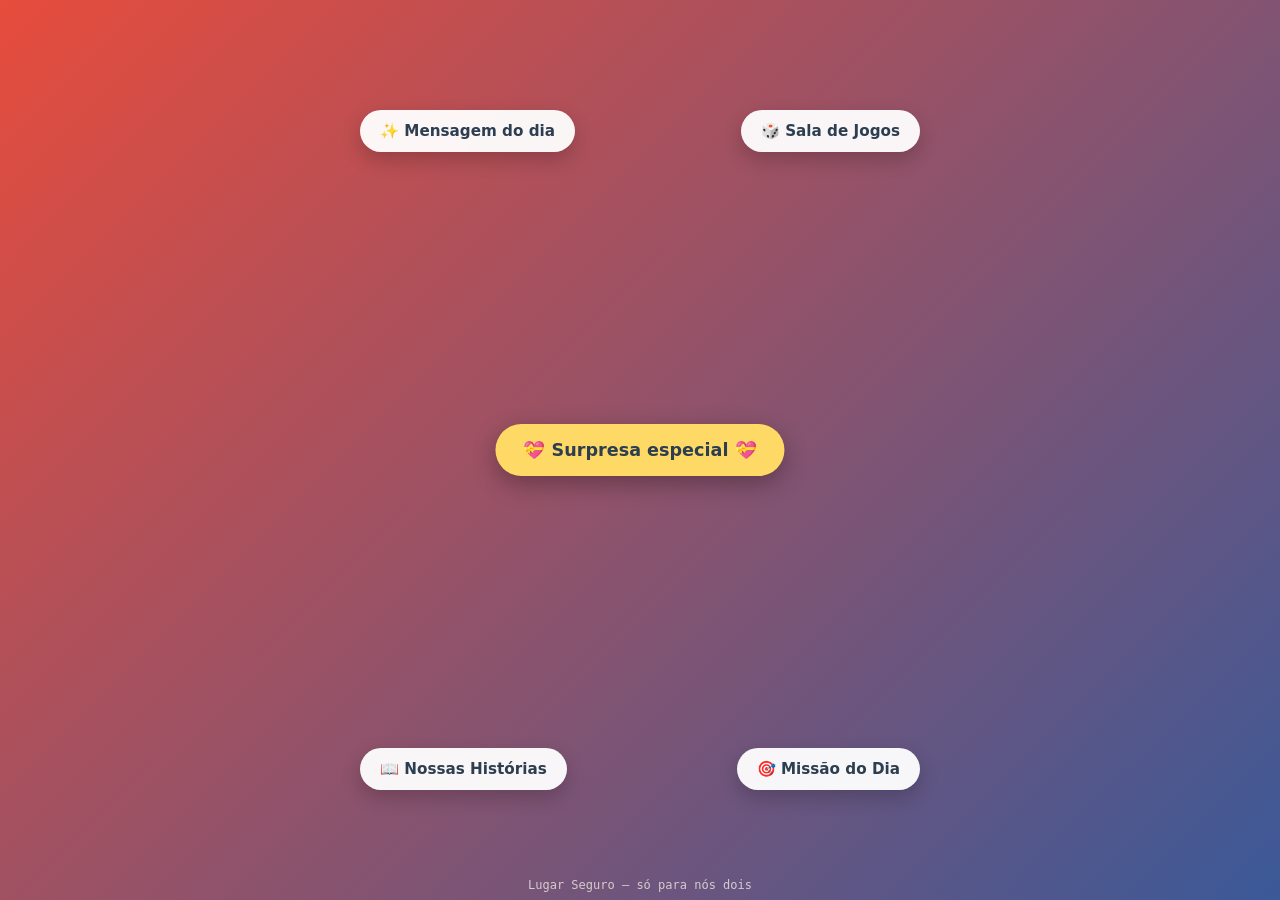
<file: index.html>
<!DOCTYPE html>
<html lang="pt-br">
<head>
    <meta charset="UTF-8">
    <meta name="viewport" content="width=device-width, initial-scale=1.0, user-scalable=yes">
    <title>Lugar Seguro - Tela Principal</title>
    <link rel="stylesheet" href="estilo-global.css">
    <style>
        /* Estilos específicos APENAS para a tela principal (posicionamento absoluto dos botões) */
        body {
            min-height: 100vh;
            background: linear-gradient(135deg, #e74c3c 0%, #3b5998 100%);
            display: flex;
            align-items: center;
            justify-content: center;
            font-family: 'Segoe UI', 'Helvetica Neue', system-ui, sans-serif;
            padding: 20px;
        }

        .container-principal {
            position: relative;
            width: 100%;
            max-width: 600px;
            height: 80vh;
            min-height: 500px;
            margin: 0 auto;
        }

        .btn-canto {
            position: absolute;
            padding: 12px 20px;
            border: none;
            border-radius: 60px;
            font-size: 0.95rem;
            font-weight: bold;
            cursor: pointer;
            background: rgba(255, 255, 255, 0.95);
            backdrop-filter: blur(2px);
            box-shadow: 0 8px 20px rgba(0,0,0,0.2);
            transition: all 0.2s ease;
            text-align: center;
            min-width: 140px;
            font-family: inherit;
            color: #2c3e50;
            text-decoration: none;
            display: inline-flex;
            align-items: center;
            justify-content: center;
            gap: 8px;
        }

        .btn-canto:active {
            transform: scale(0.96);
        }

        .top-left {
            top: 20px;
            left: 20px;
        }
        .top-right {
            top: 20px;
            right: 20px;
        }
        .bottom-left {
            bottom: 20px;
            left: 20px;
        }
        .bottom-right {
            bottom: 20px;
            right: 20px;
        }

        .btn-central {
            position: absolute;
            top: 50%;
            left: 50%;
            transform: translate(-50%, -50%);
            padding: 16px 28px;
            font-size: 1.1rem;
            min-width: 180px;
            background: #ffd966;
            color: #2c3e50;
            cursor: pointer;
            border: none;
            border-radius: 60px;
            font-weight: bold;
            box-shadow: 0 8px 25px rgba(0,0,0,0.3);
            transition: all 0.2s ease;
            text-decoration: none;
        }

        .btn-central:active {
            transform: translate(-50%, -50%) scale(0.96);
        }

        .btn-central:hover {
            box-shadow: 0 12px 35px rgba(255, 215, 0, 0.5);
        }

        @media (max-width: 480px) {
            .btn-canto {
                padding: 8px 12px;
                font-size: 0.7rem;
                min-width: 100px;
            }
            .container-principal {
                height: 70vh;
                min-height: 450px;
            }
            .btn-central {
                padding: 12px 20px;
                font-size: 0.9rem;
                min-width: 150px;
            }
        }

        @media (max-width: 380px) {
            .btn-canto {
                padding: 6px 8px;
                font-size: 0.6rem;
                min-width: 85px;
            }
        }

        .assinatura {
            position: fixed;
            bottom: 8px;
            left: 0;
            right: 0;
            text-align: center;
            font-size: 12px;
            color: rgba(255,255,240,0.7);
            font-family: monospace;
        }
    </style>
</head>
<body>

<div class="container-principal">
    <!-- Botões dos cantos - 4 páginas -->
    <a href="mensagem.html" class="btn-canto top-left">✨ Mensagem do dia</a>
    <a href="jogos.html" class="btn-canto top-right">🎲 Sala de Jogos</a>
    <a href="historias.html" class="btn-canto bottom-left">📖 Nossas Histórias</a>
    <a href="missao.html" class="btn-canto bottom-right">🎯 Missão do Dia</a>

    <!-- Botão central SEMPRE ATIVO -->
    <a href="surpresa.html" class="btn-central">💝 Surpresa especial 💝</a>
</div>
<div class="assinatura">Lugar Seguro — só para nós dois</div>

</body>
</html>
</file>
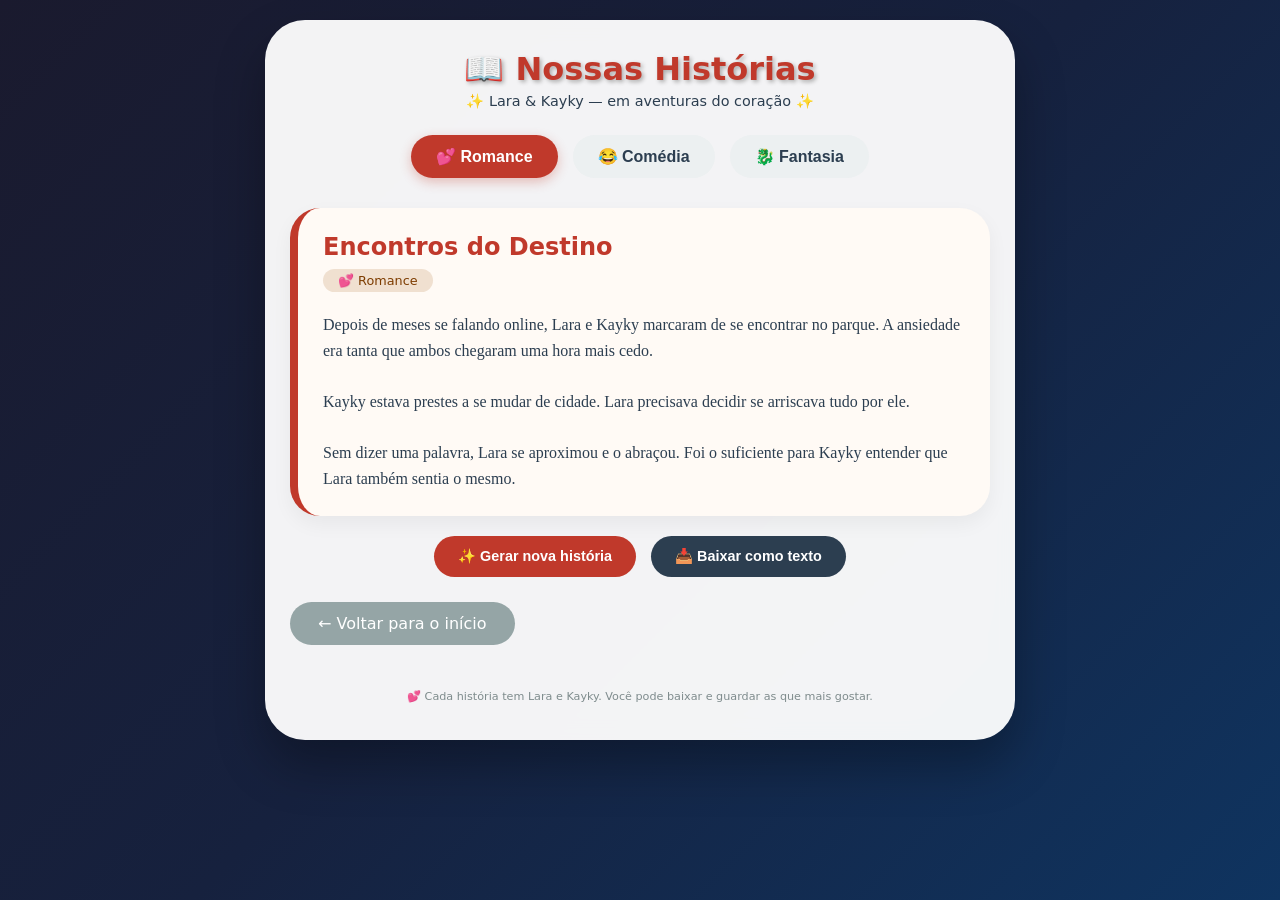
<file: historias.html>
<!DOCTYPE html>
<html lang="pt-br">
<head>
    <meta charset="UTF-8">
    <meta name="viewport" content="width=device-width, initial-scale=1.0, user-scalable=yes">
    <title>Lugar Seguro - Nossas Histórias</title>
    <link rel="stylesheet" href="estilo-global.css">
    <style>
        body {
            background: linear-gradient(135deg, #1a1a2e 0%, #16213e 50%, #0f3460 100%);
            min-height: 100vh;
            font-family: 'Segoe UI', 'Helvetica Neue', system-ui, sans-serif;
            padding: 20px;
        }

        .container {
            max-width: 750px;
            margin: 0 auto;
            background: rgba(255, 255, 255, 0.95);
            border-radius: 40px;
            padding: 30px 25px;
            box-shadow: 0 25px 50px rgba(0,0,0,0.3);
        }

        h1 {
            text-align: center;
            color: #c0392b;
            font-size: 2rem;
            margin-bottom: 5px;
        }

        .subtitulo {
            text-align: center;
            color: #2c3e50;
            margin-bottom: 25px;
            font-size: 0.9rem;
        }

        /* Gêneros */
        .generos {
            display: flex;
            gap: 15px;
            justify-content: center;
            margin-bottom: 30px;
            flex-wrap: wrap;
        }

        .btn-genero {
            background: #ecf0f1;
            border: none;
            padding: 12px 25px;
            border-radius: 50px;
            font-size: 1rem;
            font-weight: bold;
            cursor: pointer;
            transition: 0.2s;
            color: #2c3e50;
        }

        .btn-genero.ativo {
            background: #c0392b;
            color: white;
            box-shadow: 0 4px 12px rgba(192,57,43,0.3);
        }

        .btn-genero:active {
            transform: scale(0.95);
        }

        /* Card da história */
        .historia-card {
            background: #fffaf5;
            border-radius: 30px;
            padding: 25px;
            margin: 20px 0;
            border-left: 8px solid #c0392b;
            box-shadow: 0 8px 20px rgba(0,0,0,0.05);
        }

        .historia-titulo {
            font-size: 1.5rem;
            font-weight: bold;
            color: #c0392b;
            margin-bottom: 8px;
        }

        .historia-genero {
            display: inline-block;
            background: #f0e0d0;
            padding: 4px 15px;
            border-radius: 30px;
            font-size: 0.8rem;
            margin-bottom: 20px;
            color: #7d3c00;
        }

        .historia-texto {
            font-size: 1rem;
            line-height: 1.6;
            color: #2c3e50;
            white-space: pre-wrap;
            font-family: 'Georgia', serif;
        }

        /* Botões de ação */
        .botoes-acao {
            display: flex;
            gap: 15px;
            justify-content: center;
            margin-top: 20px;
            flex-wrap: wrap;
        }

        .btn-acao {
            padding: 12px 24px;
            border: none;
            border-radius: 50px;
            font-weight: bold;
            cursor: pointer;
            transition: 0.2s;
            font-size: 0.9rem;
        }

        .btn-gerar {
            background: #c0392b;
            color: white;
        }

        .btn-baixar {
            background: #2c3e50;
            color: white;
        }

        .btn-acao:active {
            transform: scale(0.95);
        }

        .btn-voltar {
            display: inline-block;
            background: #95a5a6;
            color: white;
            text-decoration: none;
            padding: 12px 28px;
            border-radius: 50px;
            margin-top: 25px;
            text-align: center;
        }

        footer {
            text-align: center;
            margin-top: 25px;
            font-size: 0.7rem;
            color: #7f8c8d;
        }

        @media (max-width: 480px) {
            .historia-titulo {
                font-size: 1.2rem;
            }
            .historia-texto {
                font-size: 0.9rem;
            }
        }
    </style>
</head>
<body>

<div class="container">
    <h1>📖 Nossas Histórias</h1>
    <div class="subtitulo">✨ Lara & Kayky — em aventuras do coração ✨</div>

    <div class="generos">
        <button class="btn-genero ativo" data-genero="romance">💕 Romance</button>
        <button class="btn-genero" data-genero="comedia">😂 Comédia</button>
        <button class="btn-genero" data-genero="fantasia">🐉 Fantasia</button>
    </div>

    <div class="historia-card" id="historiaCard">
        <div class="historia-titulo" id="historiaTitulo">Carregando...</div>
        <div class="historia-genero" id="historiaGenero"></div>
        <div class="historia-texto" id="historiaTexto"></div>
    </div>

    <div class="botoes-acao">
        <button class="btn-acao btn-gerar" id="btnGerar">✨ Gerar nova história</button>
        <button class="btn-acao btn-baixar" id="btnBaixar">📥 Baixar como texto</button>
    </div>

    <a href="index.html" class="btn-voltar">← Voltar para o início</a>
    <footer>💕 Cada história tem Lara e Kayky. Você pode baixar e guardar as que mais gostar.</footer>
</div>

<script>
    // ============================================================
    // BANCO DE HISTÓRIAS (gerador de combinações)
    // Cada gênero tem várias "partes" que se combinam aleatoriamente
    // ============================================================

    // ROMANCE
    const romance = {
        titulos: [
            "O Primeiro Beijo",
            "Encontros do Destino",
            "Amor em Cada Detalhe",
            "O Acaso do Coração",
            "Perto Demais"
        ],
        cenarios: [
            "Numa tarde chuvosa, Lara entrou no café mais próximo para se abrigar. Kayky estava no balcão, com um livro na mão e um sorriso tímido.",
            "Depois de meses se falando online, Lara e Kayky marcaram de se encontrar no parque. A ansiedade era tanta que ambos chegaram uma hora mais cedo.",
            "Eles estudavam na mesma faculdade, mas nunca tinham trocado uma palavra. Até que um projeto em grupo os aproximou.",
            "Lara odiavia viajar de avião. Kayky, o desconhecido ao seu lado, percebeu seu nervosismo e ofereceu a mão para ela segurar durante a turbulência."
        ],
        conflitos: [
            "Kayky estava prestes a se mudar de cidade. Lara precisava decidir se arriscava tudo por ele.",
            "Amigos em comum tentavam juntá-los, mas os dois eram teimosos demais para admitir que gostavam um do outro.",
            "Kayky tinha dificuldade de expressar sentimentos, mas Lara enxergava além das palavras."
        ],
        finais: [
            "No fim, Kayky segurou as mãos dela e disse: 'Eu não quero mais um dia sem você por perto.' Lara sorriu e respondeu: 'Então fica.'",
            "Sem dizer uma palavra, Lara se aproximou e o abraçou. Foi o suficiente para Kayky entender que ela também sentia o mesmo.",
            "O destino os uniu de novo, meses depois, num lugar completamente inesperado. Dessa vez, nenhum dos dois deixou o outro escapar."
        ]
    };

    // COMÉDIA
    const comedia = {
        titulos: [
            "O Encontro Desastroso",
            "Amor é... Bagunça",
            "O Date que Deu Tudo Errado",
            "Pior que Novela",
            "Casal Trapalhão"
        ],
        cenarios: [
            "Kayky tentou cozinhar para impressionar Lara. O resultado? A fumaça fez o prédio inteiro evacuar.",
            "Lara escorregou numa casca de banana (sim, bem clichê) e caiu diretamente nos braços de Kayky... que também caiu junto.",
            "Eles combinaram de assistir um filme de terror, mas Kayky ficou tão assustado que derrubou a pipoca inteira na cabeça de Lara."
        ],
        conflitos: [
            "Os dois tentavam parecer descolados um para o outro, mas só faziam cada besteira pior que a anterior.",
            "Um gato atrapalhou todas as tentativas de romance do casal. O bichinho era o verdadeiro vilão da história."
        ],
        finais: [
            "Entre risadas e vergonhas, Lara olhou para Kayky e disse: 'Com você, até os piores dias são engraçados.'",
            "Kayky, com uma mancha de tinta na cara, falou: 'Eu não sei cozinhar, não sei dançar, mas sei que quero você por perto pra sempre.'"
        ]
    };

    // FANTASIA
    const fantasia = {
        titulos: [
            "O Beijo da Lua",
            "A Última Feiticeira",
            "Dragões e Encantos",
            "O Reino Perdido",
            "Amor entre Mundos"
        ],
        cenarios: [
            "Lara descobriu que era a última herdeira de um reino mágico. Kayky, um guardião enviado para protegê-la, não esperava se apaixonar.",
            "Numa floresta encantada, Lara encontrou uma criatura ferida. Ela cuidou dela por dias, sem saber que era Kayky, um príncipe amaldiçoado a vagar como lobo.",
            "Um portal mágico se abriu no quarto de Lara. Do outro lado, Kayky, um cavaleiro de outro mundo, a convidou para uma aventura perigosa."
        ],
        conflitos: [
            "A magia que unia os dois mundos estava se desfazendo. Lara precisava escolher: seu reino ou seu coração.",
            "Uma bruxa invejosa lançou uma maldição: se Kayky a beijasse, ele seria aprisionado para sempre. Mas o amor deles era mais forte que qualquer feitiço."
        ],
        finais: [
            "Kayky entregou sua espada e disse: 'Eu jurei proteger o reino, mas meu maior tesouro é você.'",
            "Lara usou seus poderes nunca antes testados para salvar Kayky. O beijo que veio depois fez as estrelas brilharem mais forte."
        ]
    };

    // ============================================================
    // FUNÇÕES
    // ============================================================
    let generoAtual = "romance";

    function sortearElemento(arr) {
        return arr[Math.floor(Math.random() * arr.length)];
    }

    function gerarHistoria(genero) {
        let banco;
        if (genero === "romance") banco = romance;
        else if (genero === "comedia") banco = comedia;
        else banco = fantasia;

        const titulo = sortearElemento(banco.titulos);
        const cenario = sortearElemento(banco.cenarios);
        const conflito = sortearElemento(banco.conflitos);
        const final = sortearElemento(banco.finais);

        // Nomes Lara e Kayky já estão nos textos, mas garantimos substituição
        let texto = `${cenario}\n\n${conflito}\n\n${final}`;
        
        // Garantir que os nomes estejam corretos (alguns textos podem ter variações)
        texto = texto.replace(/ela /g, "Lara ");
        texto = texto.replace(/ele /g, "Kayky ");
        
        return { titulo, texto };
    }

    function atualizarTela() {
        const historia = gerarHistoria(generoAtual);
        
        document.getElementById('historiaTitulo').innerText = historia.titulo;
        document.getElementById('historiaGenero').innerHTML = getIconeGenero() + " " + getNomeGenero();
        document.getElementById('historiaTexto').innerText = historia.texto;
        
        // Salvar a história atual para download
        window.historiaAtual = historia;
    }

    function getIconeGenero() {
        if (generoAtual === "romance") return "💕";
        if (generoAtual === "comedia") return "😂";
        return "🐉";
    }

    function getNomeGenero() {
        if (generoAtual === "romance") return "Romance";
        if (generoAtual === "comedia") return "Comédia";
        return "Fantasia";
    }

    function baixarHistoria() {
        if (!window.historiaAtual) return;
        
        const historia = window.historiaAtual;
        const conteudo = `📖 ${historia.titulo}\n🎭 Gênero: ${getNomeGenero()}\n👫 Lara & Kayky\n\n${historia.texto}\n\n---\n✨ Gerado pelo Lugar Seguro ✨`;
        
        const blob = new Blob([conteudo], { type: 'text/plain;charset=utf-8' });
        const link = document.createElement('a');
        const url = URL.createObjectURL(blob);
        link.href = url;
        link.download = `historia_${generoAtual}_${Date.now()}.txt`;
        document.body.appendChild(link);
        link.click();
        document.body.removeChild(link);
        URL.revokeObjectURL(url);
    }

    // Eventos
    document.querySelectorAll('.btn-genero').forEach(btn => {
        btn.addEventListener('click', () => {
            document.querySelectorAll('.btn-genero').forEach(b => b.classList.remove('ativo'));
            btn.classList.add('ativo');
            generoAtual = btn.getAttribute('data-genero');
            atualizarTela();
        });
    });

    document.getElementById('btnGerar').addEventListener('click', () => {
        atualizarTela();
    });

    document.getElementById('btnBaixar').addEventListener('click', baixarHistoria);

    // Inicializar
    atualizarTela();
</script>
</body>
</html>
</file>
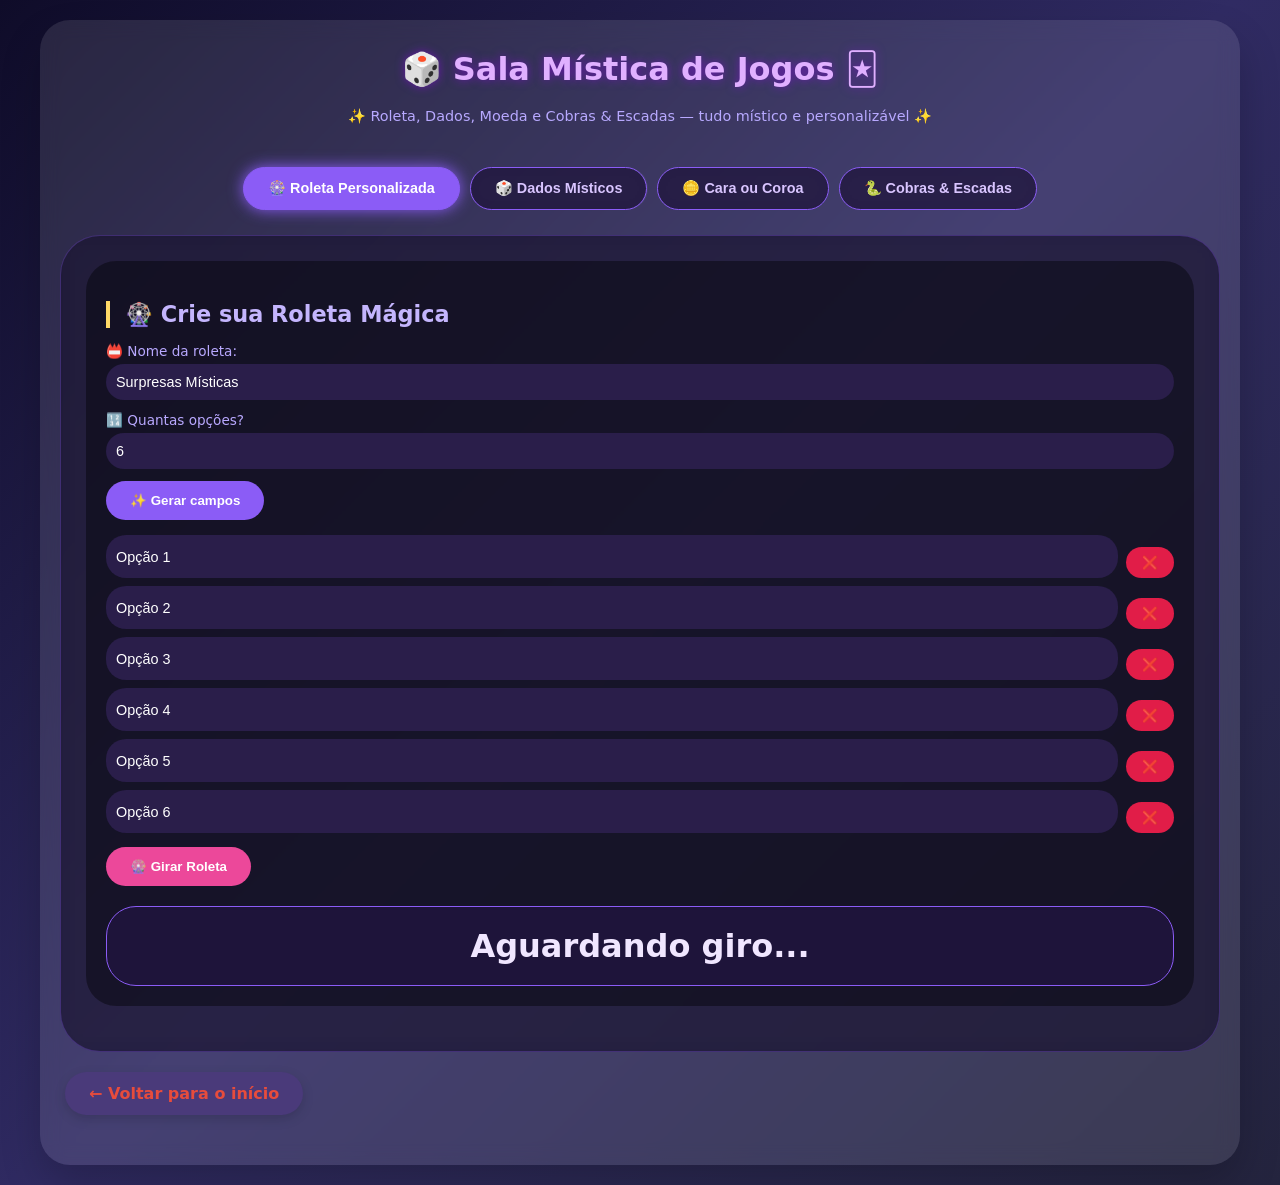
<file: jogos.html>
<!DOCTYPE html>
<html lang="pt-br">
<head>
    <meta charset="UTF-8">
    <meta name="viewport" content="width=device-width, initial-scale=1.0, user-scalable=yes">
    <title>Lugar Seguro - Sala Mística de Jogos</title>
    <link rel="stylesheet" href="estilo-global.css">
    <style>
        * {
            margin: 0;
            padding: 0;
            box-sizing: border-box;
        }

        body {
            background: linear-gradient(135deg, #0f0c29, #302b63, #24243e);
            min-height: 100vh;
            font-family: 'Segoe UI', 'Helvetica Neue', system-ui, sans-serif;
            padding: 20px;
        }

        .container {
            max-width: 1200px;
            margin: 0 auto;
        }

        /* Cabeçalho */
        .titulo-principal {
            text-align: center;
            color: #e0b0ff;
            margin-bottom: 20px;
            text-shadow: 0 0 10px rgba(155, 0, 255, 0.5);
            font-size: 2rem;
        }

        .subtitulo {
            text-align: center;
            color: #b8a9ff;
            margin-bottom: 30px;
            font-size: 0.9rem;
        }

        /* Abas */
        .tabs {
            display: flex;
            flex-wrap: wrap;
            gap: 10px;
            justify-content: center;
            margin-bottom: 25px;
        }

        .tab-btn {
            background: rgba(30, 20, 60, 0.8);
            backdrop-filter: blur(10px);
            border: 1px solid #8b5cf6;
            padding: 12px 24px;
            border-radius: 50px;
            color: #d9c5ff;
            font-weight: bold;
            cursor: pointer;
            transition: 0.2s;
            font-size: 0.9rem;
        }

        .tab-btn.ativo {
            background: #8b5cf6;
            color: white;
            box-shadow: 0 0 15px #8b5cf6;
        }

        .tab-conteudo {
            display: none;
            background: rgba(20, 15, 45, 0.7);
            backdrop-filter: blur(12px);
            border-radius: 40px;
            padding: 25px;
            border: 1px solid rgba(139, 92, 246, 0.3);
            animation: fadeIn 0.3s ease;
        }

        .tab-conteudo.ativo {
            display: block;
        }

        @keyframes fadeIn {
            from { opacity: 0; transform: translateY(10px);}
            to { opacity: 1; transform: translateY(0);}
        }

        /* Cards */
        .card-jogo {
            background: rgba(0,0,0,0.4);
            border-radius: 30px;
            padding: 20px;
            margin-bottom: 20px;
        }

        h2 {
            color: #c4b5fd;
            margin-bottom: 15px;
            font-size: 1.4rem;
        }

        label {
            display: block;
            color: #b9a9ff;
            margin: 12px 0 5px;
            font-size: 0.85rem;
        }

        input, select, textarea {
            width: 100%;
            padding: 10px;
            border-radius: 20px;
            border: none;
            background: #2a1e4a;
            color: white;
            font-size: 0.9rem;
        }

        .campo-checkbox {
            display: flex;
            align-items: center;
            gap: 10px;
            margin: 15px 0;
        }

        .campo-checkbox input {
            width: auto;
        }

        button {
            background: #8b5cf6;
            color: white;
            border: none;
            padding: 12px 24px;
            border-radius: 40px;
            font-weight: bold;
            cursor: pointer;
            margin-top: 12px;
            transition: 0.2s;
        }

        button:active {
            transform: scale(0.96);
        }

        .resultado {
            background: #1e143a;
            border-radius: 30px;
            padding: 20px;
            margin-top: 20px;
            text-align: center;
            font-size: 2rem;
            font-weight: bold;
            color: #f0e6ff;
            border: 1px solid #8b5cf6;
        }

        .opcoes-roleta {
            margin-top: 15px;
            max-height: 300px;
            overflow-y: auto;
        }

        .opcao-item {
            display: flex;
            gap: 8px;
            margin-bottom: 8px;
        }

        .opcao-item input {
            flex: 1;
        }

        .btn-pequeno {
            padding: 8px 16px;
            font-size: 0.8rem;
            background: #e11d48;
        }

        /* Tabuleiro Cobras e Escadas */
        .tabuleiro {
            display: grid;
            grid-template-columns: repeat(10, 1fr);
            gap: 2px;
            background: #1a0f2e;
            padding: 10px;
            border-radius: 20px;
            margin: 20px 0;
            overflow-x: auto;
        }

        .casa {
            background: #2a1a4a;
            aspect-ratio: 1;
            display: flex;
            align-items: center;
            justify-content: center;
            font-size: 0.7rem;
            font-weight: bold;
            border-radius: 8px;
            position: relative;
            color: #c9b6ff;
            transition: 0.1s;
        }

        .casa.escada {
            background: linear-gradient(135deg, #10b981, #059669);
        }

        .casa.cobra {
            background: linear-gradient(135deg, #ef4444, #b91c1c);
        }

        .peca {
            position: absolute;
            width: 24px;
            height: 24px;
            border-radius: 50%;
            bottom: 2px;
            right: 2px;
            display: flex;
            align-items: center;
            justify-content: center;
            font-size: 12px;
            font-weight: bold;
        }

        .info-jogo {
            display: flex;
            flex-wrap: wrap;
            gap: 15px;
            justify-content: space-between;
            margin-bottom: 15px;
        }

        .vez-info {
            background: #2a1e4a;
            padding: 10px 18px;
            border-radius: 40px;
            color: #f0e6ff;
        }

        @media (max-width: 700px) {
            .casa {
                font-size: 0.5rem;
            }
            .peca {
                width: 16px;
                height: 16px;
                font-size: 8px;
            }
        }

        .btn-voltar {
            display: inline-block;
            background: #4a3a7a;
            margin-top: 20px;
            text-decoration: none;
            text-align: center;
        }

        .msg-vencedor {
            background: #fbbf24;
            color: #1e1b4b;
            padding: 12px;
            border-radius: 40px;
            text-align: center;
            margin-top: 15px;
            font-weight: bold;
        }
    </style>
</head>
<body>

<div class="container">
    <h1 class="titulo-principal">🎲 Sala Mística de Jogos 🃏</h1>
    <div class="subtitulo">✨ Roleta, Dados, Moeda e Cobras & Escadas — tudo místico e personalizável ✨</div>

    <div class="tabs">
        <button class="tab-btn ativo" data-tab="roleta">🎡 Roleta Personalizada</button>
        <button class="tab-btn" data-tab="dados">🎲 Dados Místicos</button>
        <button class="tab-btn" data-tab="moeda">🪙 Cara ou Coroa</button>
        <button class="tab-btn" data-tab="cobras">🐍 Cobras & Escadas</button>
    </div>

    <!-- Roleta -->
    <div id="roleta" class="tab-conteudo ativo">
        <div class="card-jogo">
            <h2>🎡 Crie sua Roleta Mágica</h2>
            <label>📛 Nome da roleta:</label>
            <input type="text" id="roletaNome" placeholder="Ex: Surpresas do Coração" value="Surpresas Místicas">
            
            <label>🔢 Quantas opções?</label>
            <input type="number" id="roletaQtd" min="2" max="20" value="6">
            <button id="gerarOpcoes">✨ Gerar campos</button>

            <div id="opcoesContainer" class="opcoes-roleta"></div>
            
            <button id="girarRoleta" style="background: #ec489a;">🎡 Girar Roleta</button>
            <div id="resultadoRoleta" class="resultado">Aguardando giro...</div>
        </div>
    </div>

    <!-- Dados -->
    <div id="dados" class="tab-conteudo">
        <div class="card-jogo">
            <h2>🎲 Dados Místicos</h2>
            <label>⚀ Quantos lados? (1 a 100)</label>
            <input type="number" id="dadosLados" min="1" max="100" value="6">
            
            <div class="campo-checkbox">
                <input type="checkbox" id="dadoFalsoCheck">
                <label>🔮 Dado falso: sempre cair em...</label>
                <input type="number" id="dadoFalsoValor" min="1" max="100" value="6" disabled style="width: 80px;">
            </div>

            <div class="campo-checkbox">
                <input type="checkbox" id="vincularDado">
                <label>🔗 Vincular este dado ao jogo Cobras & Escadas</label>
            </div>

            <button id="rolarDado">🎲 Rolar Dado</button>
            <div id="resultadoDado" class="resultado">Aguardando...</div>
        </div>
    </div>

    <!-- Cara ou Coroa -->
    <div id="moeda" class="tab-conteudo">
        <div class="card-jogo">
            <h2>🪙 Cara ou Coroa Enganosa</h2>
            <div class="campo-checkbox">
                <input type="checkbox" id="moedaFalsaCheck">
                <label>🎭 Sempre dar...</label>
                <select id="moedaFalsaValor">
                    <option value="cara">Cara</option>
                    <option value="coroa">Coroa</option>
                </select>
            </div>
            <button id="girarMoeda">🪙 Girar Moeda</button>
            <div id="resultadoMoeda" class="resultado">Aguardando...</div>
        </div>
    </div>

    <!-- Cobras e Escadas -->
    <div id="cobras" class="tab-conteudo">
        <div class="card-jogo">
            <h2>🐍 Cobras & Escadas Místico</h2>
            <label>👥 Número de jogadores (1 a 4)</label>
            <input type="number" id="numJogadores" min="1" max="4" value="2">
            <button id="iniciarJogo">🐍 Iniciar / Reiniciar Jogo</button>

            <div id="tabuleiroContainer" class="tabuleiro"></div>
            <div id="jogoInfo" class="info-jogo"></div>
            <div id="jogoControles"></div>
            <div id="vencedorMsg"></div>
        </div>
    </div>

    <a href="index.html" class="btn btn-voltar">← Voltar para o início</a>
</div>

<script>
    // ============================================================
    // 1. ROLETA PERSONALIZADA
    // ============================================================
    let opcoesAtuais = [];

    function renderizarCamposRoleta() {
        const qtd = parseInt(document.getElementById('roletaQtd').value);
        const container = document.getElementById('opcoesContainer');
        container.innerHTML = '';
        opcoesAtuais = [];
        for (let i = 0; i < qtd; i++) {
            const div = document.createElement('div');
            div.className = 'opcao-item';
            div.innerHTML = `
                <input type="text" class="opcao-texto" placeholder="Opção ${i+1}" value="Opção ${i+1}">
                <button class="btn-pequeno remover-opcao" data-index="${i}">❌</button>
            `;
            container.appendChild(div);
        }
        document.querySelectorAll('.remover-opcao').forEach(btn => {
            btn.addEventListener('click', (e) => {
                const idx = parseInt(btn.getAttribute('data-index'));
                removerOpcao(idx);
            });
        });
    }

    function removerOpcao(index) {
        const container = document.getElementById('opcoesContainer');
        if (container.children[index]) {
            container.children[index].remove();
            opcoesAtuais.splice(index, 1);
        }
    }

    function obterOpcoesRoleta() {
        const inputs = document.querySelectorAll('#opcoesContainer .opcao-texto');
        return Array.from(inputs).map(inp => inp.value.trim()).filter(t => t !== "");
    }

    document.getElementById('gerarOpcoes').addEventListener('click', renderizarCamposRoleta);
    document.getElementById('girarRoleta').addEventListener('click', () => {
        const opcoes = obterOpcoesRoleta();
        if (opcoes.length === 0) {
            document.getElementById('resultadoRoleta').innerHTML = "❌ Adicione pelo menos uma opção!";
            return;
        }
        const sorteado = opcoes[Math.floor(Math.random() * opcoes.length)];
        document.getElementById('resultadoRoleta').innerHTML = `🎡 Caiu em: <span style="color:#f0f;">${sorteado}</span> 🎡`;
    });

    // ============================================================
    // 2. DADOS MÍSTICOS
    // ============================================================
    let dadoVinculado = false;
    let ultimoResultadoDado = null;

    document.getElementById('dadoFalsoCheck').addEventListener('change', (e) => {
        document.getElementById('dadoFalsoValor').disabled = !e.target.checked;
    });

    document.getElementById('vincularDado').addEventListener('change', (e) => {
        dadoVinculado = e.target.checked;
    });

    function rolarDado() {
        const lados = parseInt(document.getElementById('dadosLados').value);
        const falsoAtivo = document.getElementById('dadoFalsoCheck').checked;
        let resultado;
        
        if (falsoAtivo) {
            resultado = parseInt(document.getElementById('dadoFalsoValor').value);
            resultado = Math.min(resultado, lados);
            resultado = Math.max(resultado, 1);
        } else {
            resultado = Math.floor(Math.random() * lados) + 1;
        }
        
        ultimoResultadoDado = resultado;
        document.getElementById('resultadoDado').innerHTML = `🎲 Resultado: <span style="font-size:2rem;">${resultado}</span> 🎲`;
        return resultado;
    }

    document.getElementById('rolarDado').addEventListener('click', rolarDado);

    // ============================================================
    // 3. CARA OU COROA
    // ============================================================
    document.getElementById('girarMoeda').addEventListener('click', () => {
        const falsa = document.getElementById('moedaFalsaCheck').checked;
        let resultado;
        if (falsa) {
            resultado = document.getElementById('moedaFalsaValor').value;
        } else {
            resultado = Math.random() < 0.5 ? 'cara' : 'coroa';
        }
        const texto = resultado === 'cara' ? '🪙 CARA' : '🪙 COROA';
        document.getElementById('resultadoMoeda').innerHTML = `${texto}`;
        setTimeout(() => {
            const el = document.getElementById('resultadoMoeda');
            if (el.innerHTML !== "Aguardando...") setTimeout(() => el.innerHTML = "Aguardando...", 2000);
        }, 3000);
    });

    // ============================================================
    // 4. COBRAS E ESCADAS (gerado por código)
    // ============================================================
    let jogoAtivo = false;
    let numeroJogadores = 2;
    let posicoes = [];
    let vez = 0;
    let tabuleiro = [];
    let escadasCobras = {};

    function gerarTabuleiroEC() {
        // 100 casas
        let mapa = {};
        // Escadas (sobe)
        const escadas = [[3,21], [8,30], [28,84], [58,77], [80,100], [1,38], [4,14], [9,31]];
        // Cobras (desce)
        const cobras = [[98,40], [95,75], [92,88], [65,42], [54,19], [36,1], [49,21], [62,18]];
        
        escadas.forEach(e => { mapa[e[0]] = { fim: e[1], tipo: 'escada' }; });
        cobras.forEach(c => { mapa[c[0]] = { fim: c[1], tipo: 'cobra' }; });
        return mapa;
    }

    function desenharTabuleiro() {
        const container = document.getElementById('tabuleiroContainer');
        container.innerHTML = '';
        const mapa = escadasCobras;
        for (let i = 1; i <= 100; i++) {
            const casa = document.createElement('div');
            casa.className = 'casa';
            casa.innerText = i;
            if (mapa[i]) {
                if (mapa[i].tipo === 'escada') casa.classList.add('escada');
                else casa.classList.add('cobra');
                casa.title = mapa[i].tipo === 'escada' ? `Escada para ${mapa[i].fim}` : `Cobra para ${mapa[i].fim}`;
            }
            // adicionar peoes
            for (let p = 0; p < numeroJogadores; p++) {
                if (posicoes[p] === i) {
                    const peca = document.createElement('div');
                    peca.className = 'peca';
                    peca.style.background = `hsl(${p * 90}, 70%, 55%)`;
                    peca.innerText = p+1;
                    casa.appendChild(peca);
                }
            }
            container.appendChild(casa);
        }
    }

    function atualizarInfoJogo() {
        const infoDiv = document.getElementById('jogoInfo');
        infoDiv.innerHTML = `<div class="vez-info">🎲 Vez do Jogador ${vez+1}</div>`;
        const controlesDiv = document.getElementById('jogoControles');
        if (jogoAtivo) {
            controlesDiv.innerHTML = `<button id="jogarVezBtn">🎲 Rolar Dado (Jogador ${vez+1})</button>`;
            document.getElementById('jogarVezBtn').addEventListener('click', () => {
                if (!jogoAtivo) return;
                let resultado;
                if (dadoVinculado && ultimoResultadoDado !== null) {
                    resultado = ultimoResultadoDado;
                    alert(`🎲 Usando dado vinculado: caiu ${resultado}`);
                } else {
                    resultado = Math.floor(Math.random() * 6) + 1;
                }
                moverJogador(vez, resultado);
            });
        } else {
            controlesDiv.innerHTML = '<button disabled>Jogo não iniciado</button>';
        }
    }

    function moverJogador(jogador, passos) {
        let novaPos = posicoes[jogador] + passos;
        if (novaPos > 100) novaPos = posicoes[jogador]; // não ultrapassa
        let resultadoMsg = `Jogador ${jogador+1} rolou ${passos} e foi de ${posicoes[jogador]} para ${novaPos}`;
        
        if (escadasCobras[novaPos]) {
            const alvo = escadasCobras[novaPos];
            const tipo = alvo.tipo === 'escada' ? '✨ Escada ✨' : '🐍 Cobra 🐍';
            novaPos = alvo.fim;
            resultadoMsg += ` → ${tipo}! Vai para ${novaPos}`;
        }
        posicoes[jogador] = novaPos;
        if (novaPos === 100) {
            document.getElementById('vencedorMsg').innerHTML = `<div class="msg-vencedor">🏆 JOGADOR ${jogador+1} VENCEU! 🏆</div>`;
            jogoAtivo = false;
            desenharTabuleiro();
            atualizarInfoJogo();
            return;
        }
        vez = (vez + 1) % numeroJogadores;
        desenharTabuleiro();
        atualizarInfoJogo();
        const msg = document.createElement('div');
        msg.style.background = '#2a1e4a';
        msg.style.padding = '5px';
        msg.style.margin = '5px';
        msg.style.borderRadius = '20px';
        msg.innerText = resultadoMsg;
        document.getElementById('jogoInfo').appendChild(msg);
        setTimeout(() => msg.remove(), 3000);
    }

    function iniciarNovoJogo() {
        numeroJogadores = parseInt(document.getElementById('numJogadores').value);
        if (numeroJogadores < 1) numeroJogadores = 1;
        if (numeroJogadores > 4) numeroJogadores = 4;
        posicoes = new Array(numeroJogadores).fill(1);
        vez = 0;
        escadasCobras = gerarTabuleiroEC();
        jogoAtivo = true;
        document.getElementById('vencedorMsg').innerHTML = '';
        desenharTabuleiro();
        atualizarInfoJogo();
        if (numeroJogadores === 1) {
            // Bot simples: rola dado automaticamente após jogada do humano
            function botJoga() {
                if (!jogoAtivo) return;
                if (vez !== 0) {
                    const resultadoBot = Math.floor(Math.random() * 6) + 1;
                    moverJogador(vez, resultadoBot);
                    setTimeout(botJoga, 800);
                } else {
                    setTimeout(botJoga, 500);
                }
            }
            botJoga();
        }
    }

    document.getElementById('iniciarJogo').addEventListener('click', iniciarNovoJogo);

    // ============================================================
    // ABAS
    // ============================================================
    const tabs = document.querySelectorAll('.tab-btn');
    const contents = document.querySelectorAll('.tab-conteudo');
    tabs.forEach(btn => {
        btn.addEventListener('click', () => {
            const tabId = btn.getAttribute('data-tab');
            tabs.forEach(b => b.classList.remove('ativo'));
            btn.classList.add('ativo');
            contents.forEach(c => c.classList.remove('ativo'));
            document.getElementById(tabId).classList.add('ativo');
        });
    });

    renderizarCamposRoleta();
</script>
</body>
</html>
</file>
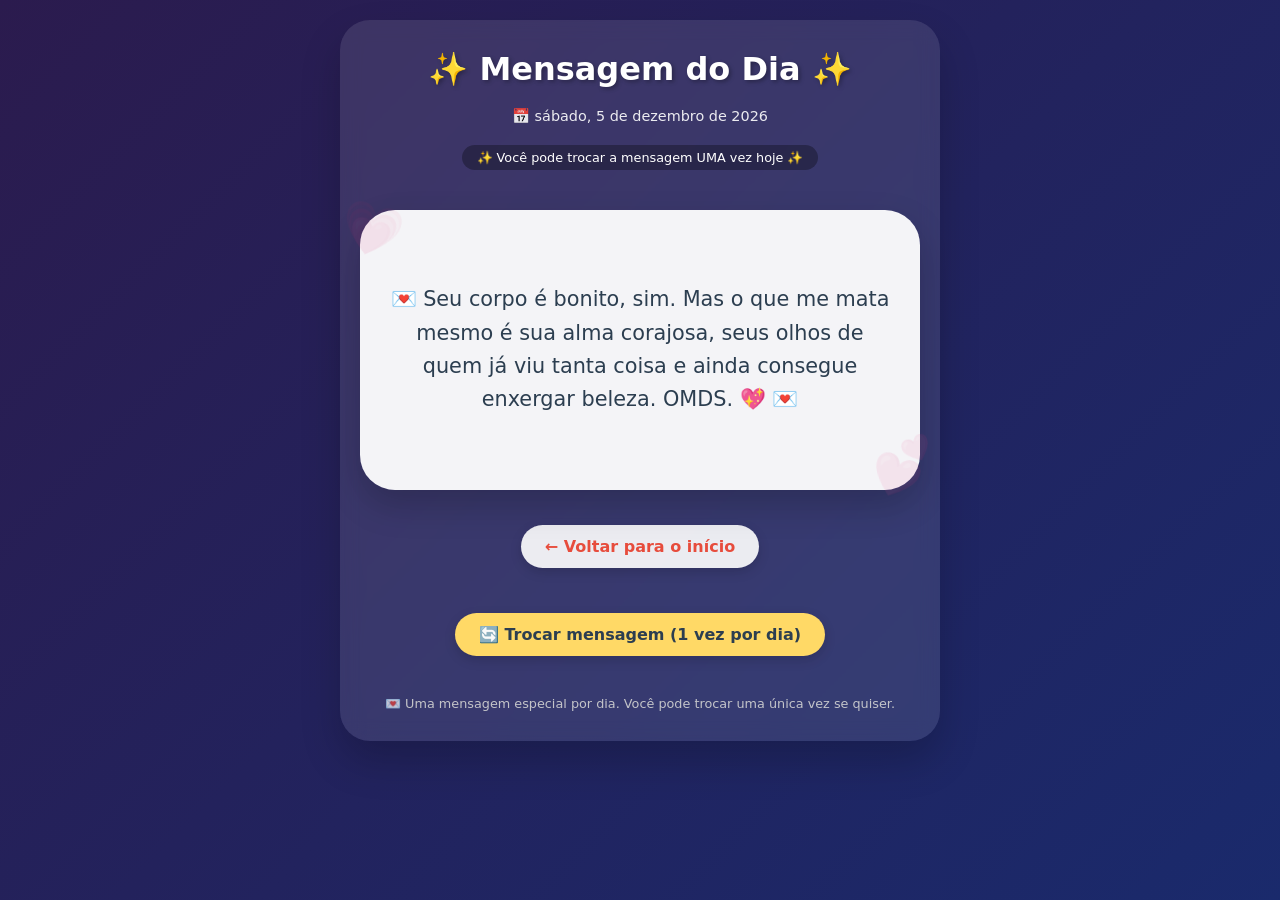
<file: mensagem.html>
<!DOCTYPE html>
<html lang="pt-br">
<head>
    <meta charset="UTF-8">
    <meta name="viewport" content="width=device-width, initial-scale=1.0, user-scalable=yes">
    <title>Lugar Seguro - Mensagem do Dia</title>
    <link rel="stylesheet" href="estilo-global.css">
    <style>
        body {
            transition: background 0.5s ease;
        }

        .container {
            text-align: center;
        }

        .mensagem-especial {
            background: rgba(255, 255, 255, 0.95);
            border-radius: 35px;
            padding: 40px 25px;
            margin: 30px 0;
            box-shadow: 0 15px 35px rgba(0,0,0,0.2);
            font-size: 1.3rem;
            line-height: 1.6;
            color: #2c3e50;
            font-weight: 500;
            position: relative;
            min-height: 280px;
            display: flex;
            align-items: center;
            justify-content: center;
        }

        .mensagem-especial::before {
            content: "💕";
            position: absolute;
            font-size: 50px;
            opacity: 0.1;
            bottom: -15px;
            right: -15px;
            transform: rotate(-10deg);
        }

        .mensagem-especial::after {
            content: "💗";
            position: absolute;
            font-size: 50px;
            opacity: 0.1;
            top: -20px;
            left: -20px;
            transform: rotate(15deg);
        }

        .data-info {
            color: rgba(255,255,255,0.9);
            font-size: 0.9rem;
            margin-bottom: 10px;
        }

        .contador-troca {
            background: rgba(0,0,0,0.3);
            display: inline-block;
            padding: 5px 15px;
            border-radius: 50px;
            font-size: 0.8rem;
            margin: 10px 0;
            color: white;
        }

        .botao-trocar {
            background: #ffd966;
            color: #2c3e50;
            margin: 10px;
        }

        .botao-trocar:disabled {
            background: #ccc;
            color: #666;
            cursor: not-allowed;
            opacity: 0.6;
        }

        .grupo-botoes {
            display: flex;
            justify-content: center;
            gap: 15px;
            flex-wrap: wrap;
            margin: 20px 0;
        }

        footer {
            margin-top: 30px;
            color: rgba(255,255,240,0.7);
            font-size: 0.8rem;
        }

        @media (max-width: 480px) {
            .mensagem-especial {
                font-size: 1.1rem;
                padding: 30px 20px;
                min-height: 320px;
            }
        }
    </style>
</head>
<body>

<div class="container fade-in">
    <h1>✨ Mensagem do Dia ✨</h1>
    <div class="data-info" id="dataInfo"></div>
    <div class="contador-troca" id="contadorTroca">📅 Mensagem fixa do dia</div>

    <div class="mensagem-especial" id="mensagemContainer">
        💌 Carregando mensagem especial... 💌
    </div>

    <div class="grupo-botoes">
        <a href="index.html" class="btn btn-voltar">← Voltar para o início</a>
        <button class="btn botao-trocar" id="btnTrocar">🔄 Trocar mensagem (1 vez por dia)</button>
    </div>

    <footer>💌 Uma mensagem especial por dia. Você pode trocar uma única vez se quiser.</footer>
</div>

<script>
    // ============================================================
    // 1. GRADIENTE DINÂMICO (DIA/NOITE)
    // ============================================================
    function atualizarGradientePorHorario() {
        const agora = new Date();
        const hora = agora.getHours();
        let gradiente;

        if (hora >= 6 && hora < 18) {
            gradiente = "linear-gradient(135deg, #f9d423 0%, #ff4e50 100%)";
        } else {
            gradiente = "linear-gradient(135deg, #2b1b4e 0%, #1a2a6c 100%)";
        }
        document.body.style.background = gradiente;
    }

    // ============================================================
    // 2. LISTA DAS 20 MENSAGENS
    // ============================================================
    const mensagens = [
        "serhumaninho, você é pequena no tamanho, mas gigante na coragem. Eu olho pras suas fotos e penso: 'meu deus, como uma pessoa tão fofa treina luta?'. Você me encanta. 💜",
        "Seus olhos grandes merecem ser chamados de constelação particular. Um dia quero olhar fundo neles e descobrir todas as estrelas que você esconde. 🌟",
        "Você já passou por tanta coisa e continua de pé, forte, madura, corajosa. Isso não é sorte — é você sendo foda. E eu admiro cada parte disso. OMDS. 🥹",
        "Sabe o que eu acho? Que seus cachos são poesia que o vento resolveu bagunçar de propósito, só pra ficar mais bonito. 💫",
        "Você é do tipo que faz o dia ficar mais leve sem nem perceber. Sua pele clarinha brilha, seu sorriso é um abrigo… serhumaninho, você é meu lugar favorito (mesmo sem nunca ter ido). ✨",
        "Meu Deus, como pode uma pessoa ser tão bonita e tão fofa ao mesmo tempo? Parece até injusto com o resto do mundo. OMDS, sério. 🌸",
        "Um dia desses eu vou olhar pra você e dizer: 'seus lábios são o desejo que ainda vou realizar'. Mas por enquanto, fica esse texto guardado com carinho. 💭",
        "Ela é baixinha, mas a presença dela preenche o ambiente inteiro. Ela treina luta, mas tem um coração que cabe o mundo. Ela é madura, mas me faz querer ser criança com ela. Ela é você. 🌙",
        "Sabe aquele tipo de pessoa que você olha e pensa 'queria saber desenhar só pra tentar registrar'? Então. É você, serhumaninho. 🎨",
        "Seu corpo é bonito, sim. Mas o que me mata mesmo é sua alma corajosa, seus olhos de quem já viu tanta coisa e ainda consegue enxergar beleza. OMDS. 💖",
        "Você é a prova de que Deus gosta de caprichar nos detalhes: cabelo cacheado, pele clarinha, jeitinho fofo, mas com uma força de leoa. Meu Deus. 🦁",
        "Eu nem te toquei ainda, mas já imagino o abraço mais quente do mundo. E tá tudo bem esperar. Só de saber que você existe, meu dia já melhora. ☁️",
        "serhumaninho, se fofura fosse luta, você seria campeã mundial. Se coragem fosse prêmio, você teria todos. Se beleza fosse crime… bom, aí você tava presa, amor. 😂💕",
        "Tem dias que eu tô triste, aí lembro que você existe — forte, linda, cheia de história — e parece que o mundo fica menos pesado. Obrigado por ser você. 🌷",
        "Um dia vou te falar isso pessoalmente: 'seus olhos são a parte mais bonita do amanhecer'. E você vai rir de nervoso, falar 'meu deus', e eu vou achar a coisa mais fofa do mundo. 🌅",
        "Sua pele clarinha no escuro? Deve brilhar. Seus cachos no vento? Devem dançar. Você andando na rua? Deve parar o trânsito. OMDS, que isso, serhumaninho. 🔥",
        "Você treina luta, mas comigo pode baixar a guarda. Eu só quero te proteger, te admirar, e quem sabe um dia… te beijar. (Esse beijo ainda é só um desejo, mas tá guardado com muito cuidado). 🥺",
        "Madura, corajosa, fofa e linda. Parece personagem de livro que a gente se apaixona. Só que você é real. E isso me assusta (de um jeito bom). 📖💘",
        "Se existisse um ranking de pessoas incríveis, você tava no topo. E o segundo lugar viria chorando. OMDS, serhumaninho, você é sensacional. 🏆",
        "Eu não sei o que o futuro guarda, mas sei que quero você nele. Com seus cachos, seus olhos, sua força, sua fofura e esse jeitinho único de existir. Meu Deus, como eu gosto de você. 🌌"
    ];

    // Chaves do localStorage
    const STORAGE_KEY_TROCA = 'msg_dia_trocou_hoje';
    const STORAGE_KEY_MENSAGEM_TROCADA = 'msg_dia_mensagem_trocada';
    const STORAGE_KEY_DATA_TROCA = 'msg_dia_data_troca';

    // ============================================================
    // 3. FUNÇÕES DE DATA (verificar se é outro dia)
    // ============================================================
    function obterDataString() {
        const hoje = new Date();
        return `${hoje.getFullYear()}-${hoje.getMonth()}-${hoje.getDate()}`;
    }

    function podeTrocarHoje() {
        const dataSalva = localStorage.getItem(STORAGE_KEY_DATA_TROCA);
        const hoje = obterDataString();
        // Se não tem data salva OU a data salva é diferente de hoje, pode trocar
        return dataSalva !== hoje;
    }

    function marcarTrocaRealizada() {
        localStorage.setItem(STORAGE_KEY_DATA_TROCA, obterDataString());
        localStorage.setItem(STORAGE_KEY_TROCA, 'true');
    }

    // ============================================================
    // 4. MENSAGEM DO DIA (com possibilidade de troca)
    // ============================================================
    function obterIndiceDoDia() {
        const hoje = new Date();
        const dataReferencia = new Date(2024, 0, 1);
        const diffDias = Math.floor((hoje - dataReferencia) / (1000 * 60 * 60 * 24));
        return diffDias % mensagens.length;
    }

    // Carregar a mensagem atual (se trocou, carrega a trocada)
    function carregarMensagem() {
        const trocaValida = !podeTrocarHoje(); // se NÃO pode trocar, significa que já trocou hoje
        const mensagemTrocada = localStorage.getItem(STORAGE_KEY_MENSAGEM_TROCADA);

        if (trocaValida && mensagemTrocada) {
            // Mostra a mensagem que ela trocou
            document.getElementById('mensagemContainer').innerHTML = `💌 ${mensagemTrocada} 💌`;
            document.getElementById('contadorTroca').innerHTML = '⚠️ Você já trocou a mensagem hoje. Volte amanhã para trocar novamente.';
            document.getElementById('btnTrocar').disabled = true;
        } else {
            // Mostra a mensagem original do dia
            const indiceOriginal = obterIndiceDoDia();
            const mensagemOriginal = mensagens[indiceOriginal];
            document.getElementById('mensagemContainer').innerHTML = `💌 ${mensagemOriginal} 💌`;
            document.getElementById('contadorTroca').innerHTML = '✨ Você pode trocar a mensagem UMA vez hoje ✨';
            document.getElementById('btnTrocar').disabled = false;
        }
    }

    // Função para trocar a mensagem (só funciona se ainda pode trocar hoje)
    function trocarMensagem() {
        if (!podeTrocarHoje()) {
            alert("💝 Você já usou sua troca hoje! Volte amanhã para uma nova mensagem ou uma nova troca.");
            return;
        }

        const indiceAtual = obterIndiceDoDia();
        let novoIndice;
        do {
            novoIndice = Math.floor(Math.random() * mensagens.length);
        } while (novoIndice === indiceAtual && mensagens.length > 1);

        const novaMensagem = mensagens[novoIndice];
        
        // Salva a troca
        localStorage.setItem(STORAGE_KEY_MENSAGEM_TROCADA, novaMensagem);
        marcarTrocaRealizada();
        
        // Atualiza a tela
        document.getElementById('mensagemContainer').innerHTML = `💌 ${novaMensagem} 💌`;
        document.getElementById('contadorTroca').innerHTML = '✅ Troca realizada! Só pode trocar de novo amanhã. ✅';
        document.getElementById('btnTrocar').disabled = true;
        
        // Feedback visual
        alert("✨ Mensagem trocada! Amanhã você pode trocar de novo se quiser. ✨");
    }

    // Mostrar data atual
    function mostrarDataAtual() {
        const hoje = new Date();
        const opcoes = { weekday: 'long', year: 'numeric', month: 'long', day: 'numeric' };
        const dataFormatada = hoje.toLocaleDateString('pt-BR', opcoes);
        document.getElementById('dataInfo').innerHTML = `📅 ${dataFormatada}`;
    }

    // ============================================================
    // 5. INICIALIZAR
    // ============================================================
    function inicializar() {
        atualizarGradientePorHorario();
        mostrarDataAtual();
        carregarMensagem();

        // Botão trocar mensagem
        document.getElementById('btnTrocar').addEventListener('click', trocarMensagem);

        // Verifica gradiente a cada minuto
        setInterval(atualizarGradientePorHorario, 60000);
    }

    inicializar();
</script>
</body>
</html>
</file>
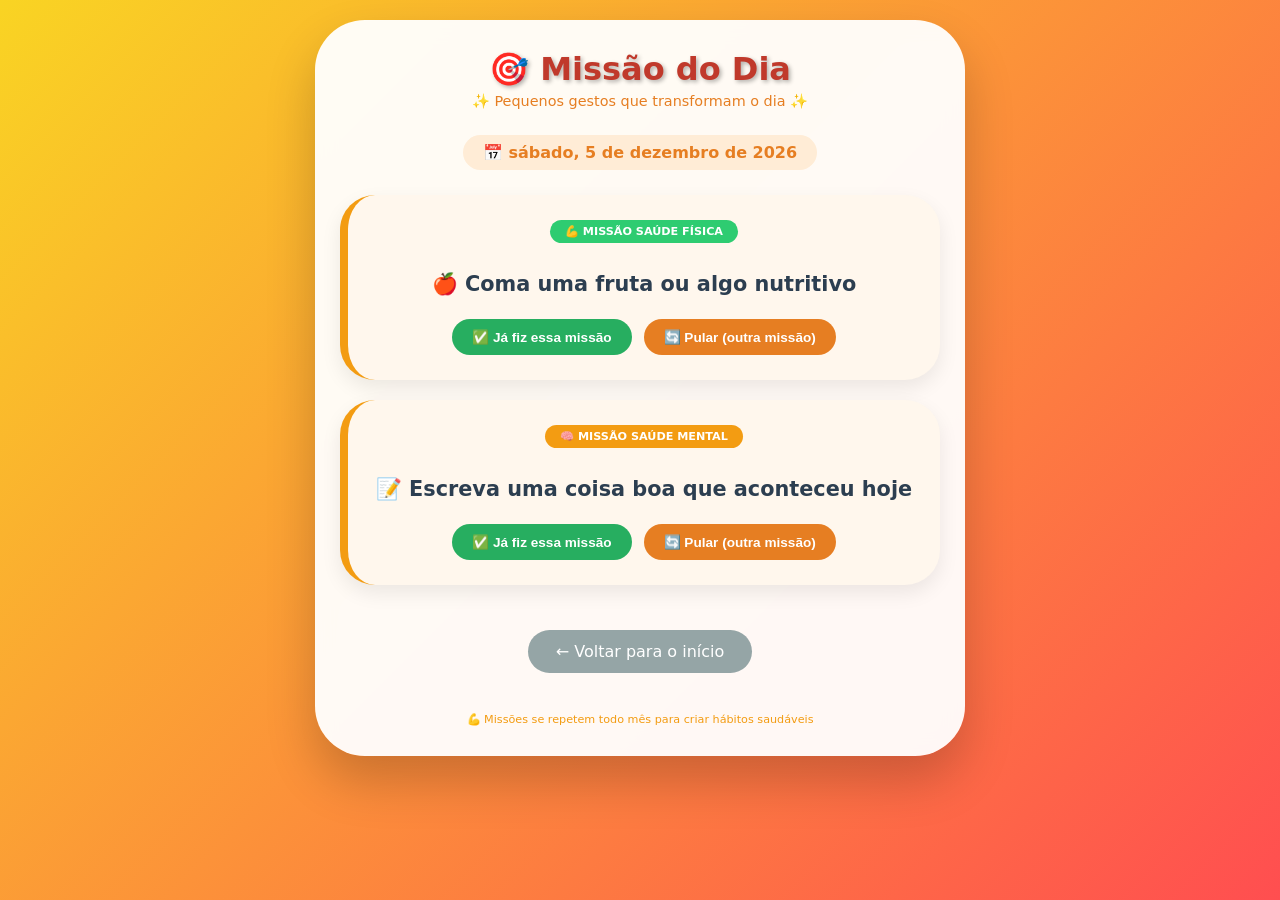
<file: missao.html>
<!DOCTYPE html>
<html lang="pt-br">
<head>
    <meta charset="UTF-8">
    <meta name="viewport" content="width=device-width, initial-scale=1.0, user-scalable=yes">
    <title>Lugar Seguro - Missão do Dia</title>
    <link rel="stylesheet" href="estilo-global.css">
    <style>
        body {
            background: linear-gradient(135deg, #f9d423 0%, #ff4e50 100%);
            min-height: 100vh;
            font-family: 'Segoe UI', 'Helvetica Neue', system-ui, sans-serif;
            padding: 20px;
        }

        .container {
            max-width: 650px;
            margin: 0 auto;
            background: rgba(255, 255, 255, 0.95);
            border-radius: 50px;
            padding: 30px 25px;
            box-shadow: 0 25px 50px rgba(0,0,0,0.2);
            text-align: center;
        }

        h1 {
            color: #c0392b;
            font-size: 2rem;
            margin-bottom: 5px;
        }

        .subtitulo {
            color: #e67e22;
            margin-bottom: 25px;
            font-size: 0.9rem;
        }

        .data-info {
            background: #ffecd6;
            display: inline-block;
            padding: 8px 20px;
            border-radius: 50px;
            margin-bottom: 25px;
            font-weight: bold;
            color: #e67e22;
        }

        .missao-card {
            background: #fff7ed;
            border-radius: 35px;
            padding: 25px;
            margin-bottom: 20px;
            border-left: 8px solid #f39c12;
            box-shadow: 0 8px 20px rgba(0,0,0,0.08);
        }

        .tipo-badge {
            display: inline-block;
            padding: 5px 15px;
            border-radius: 30px;
            font-size: 0.7rem;
            font-weight: bold;
            margin-bottom: 12px;
        }

        .tipo-fisico {
            background: #2ecc71;
            color: white;
        }

        .tipo-mental {
            background: #f39c12;
            color: white;
        }

        .missao-texto {
            font-size: 1.3rem;
            font-weight: bold;
            color: #2c3e50;
            line-height: 1.4;
            margin: 15px 0;
        }

        .botoes-missao {
            display: flex;
            gap: 12px;
            justify-content: center;
            margin-top: 20px;
            flex-wrap: wrap;
        }

        .btn-missao {
            padding: 10px 20px;
            border: none;
            border-radius: 40px;
            font-weight: bold;
            cursor: pointer;
            transition: 0.2s;
            font-size: 0.85rem;
        }

        .btn-concluir {
            background: #27ae60;
            color: white;
        }

        .btn-pular {
            background: #e67e22;
            color: white;
        }

        .btn-missao:active {
            transform: scale(0.95);
        }

        .mensagem-elogio {
            background: #fef9e7;
            border-radius: 25px;
            padding: 18px;
            margin-top: 20px;
            border: 1px solid #f1c40f;
            color: #7d3c00;
            font-size: 0.95rem;
            line-height: 1.5;
            animation: fadeIn 0.3s ease;
        }

        @keyframes fadeIn {
            from { opacity: 0; transform: translateY(10px);}
            to { opacity: 1; transform: translateY(0);}
        }

        .btn-voltar {
            display: inline-block;
            background: #95a5a6;
            color: white;
            text-decoration: none;
            padding: 12px 28px;
            border-radius: 50px;
            margin-top: 25px;
        }

        footer {
            margin-top: 20px;
            font-size: 0.7rem;
            color: #f39c12;
        }

        @media (max-width: 480px) {
            .missao-texto {
                font-size: 1rem;
            }
            .container {
                padding: 20px 15px;
            }
        }
    </style>
</head>
<body>

<div class="container">
    <h1>🎯 Missão do Dia</h1>
    <div class="subtitulo">✨ Pequenos gestos que transformam o dia ✨</div>

    <div class="data-info" id="dataInfo"></div>

    <div id="missoesContainer"></div>

    <a href="index.html" class="btn-voltar">← Voltar para o início</a>
    <footer>💪 Missões se repetem todo mês para criar hábitos saudáveis</footer>
</div>

<script>
    // ============================================================
    // 1. LISTA DE MISSÕES PRÉ-DEFINIDAS (31 dias × 2 = 62 missões)
    // Tipo A (físico) + Tipo B (saúde mental/divertida)
    // Você pode editar qualquer missão livremente!
    // ============================================================
    
    const missoes = [
        // Dia 1
        { tipo: "fisico", texto: "💧 Beba um copo de água agora mesmo" },
        { tipo: "mental", texto: "😄 Conte uma piada para alguém (ou para si mesma)" },
        
        // Dia 2
        { tipo: "fisico", texto: "😴 Durma por pelo menos 15 minutos (cochilo reparador)" },
        { tipo: "mental", texto: "📺 Assista a um episódio de um desenho que você gosta" },
        
        // Dia 3
        { tipo: "fisico", texto: "🌬️ Respire: puxe por 4 segundos, segure por 4, solte por 6. Repita 5 vezes" },
        { tipo: "mental", texto: "💭 Lembre-se das pessoas que gostam de você" },
        
        // Dia 4
        { tipo: "fisico", texto: "🚶 Dê uma volta de 5 minutos pela casa ou quintal" },
        { tipo: "mental", texto: "🪞 Se admire por alguns segundos no espelho" },
        
        // Dia 5
        { tipo: "fisico", texto: "🍎 Coma uma fruta ou algo nutritivo" },
        { tipo: "mental", texto: "📝 Escreva uma coisa boa que aconteceu hoje" },
        
        // Dia 6
        { tipo: "fisico", texto: "💪 Alongue o pescoço e os ombros por 2 minutos" },
        { tipo: "mental", texto: "🎵 Escute uma música que te faz feliz" },
        
        // Dia 7
        { tipo: "fisico", texto: "👐 Massageie suas mãos por 1 minuto" },
        { tipo: "mental", texto: "📖 Leia uma página de um livro (qualquer um)" },
        
        // Dia 8
        { tipo: "fisico", texto: "🧘 Fique em silêncio por 2 minutos (sem celular)" },
        { tipo: "mental", texto: "💌 Mande uma mensagem carinhosa para alguém" },
        
        // Dia 9
        { tipo: "fisico", texto: "🦷 Escove os dentes com calma, sentindo o frescor" },
        { tipo: "mental", texto: "🌟 Pense em 3 coisas pelas quais você é grata" },
        
        // Dia 10
        { tipo: "fisico", texto: "👀 Pisque devagar 10 vezes (descanso para os olhos)" },
        { tipo: "mental", texto: "😂 Assista a um vídeo engraçado no YouTube" },
        
        // Dia 11
        { tipo: "fisico", texto: "🫂 Abrace alguém (ou um travesseiro)" },
        { tipo: "mental", texto: "✨ Diga em voz alta: 'Eu sou suficiente'" },
        
        // Dia 12
        { tipo: "fisico", texto: "🍵 Beba um chá ou água morna" },
        { tipo: "mental", texto: "🎨 Desenhe algo simples (um coração, uma flor)" },
        
        // Dia 13
        { tipo: "fisico", texto: "🚿 Tome um banho prestando atenção nas sensações" },
        { tipo: "mental", texto: "📸 Tire uma foto de algo bonito perto de você" },
        
        // Dia 14
        { tipo: "fisico", texto: "🧴 Passe hidratante nas mãos ou rosto" },
        { tipo: "mental", texto: "🎭 Faça uma careta na frente do espelho e ria" },
        
        // Dia 15
        { tipo: "fisico", texto: "💤 Boceje livremente 3 vezes (relaxa o corpo)" },
        { tipo: "mental", texto: "📝 Escreva um elogio para si mesma" },
        
        // Dia 16
        { tipo: "fisico", texto: "🍪 Coma algo que você gosta devagar, saboreando" },
        { tipo: "mental", texto: "🎬 Assista a uma cena de um filme que você ama" },
        
        // Dia 17
        { tipo: "fisico", texto: "👐 Abra e feche as mãos 20 vezes (circulação)" },
        { tipo: "mental", texto: "💭 Imagine um lugar que te traz paz" },
        
        // Dia 18
        { tipo: "fisico", texto: "🧠 Massageie suas têmporas por 1 minuto" },
        { tipo: "mental", texto: "🎤 Cante um trecho de uma música (pode ser baixinho)" },
        
        // Dia 19
        { tipo: "fisico", texto: "🦵 Levante e mexa as pernas por 2 minutos" },
        { tipo: "mental", texto: "📞 Ligue ou mande áudio para alguém que você gosta" },
        
        // Dia 20
        { tipo: "fisico", texto: "🌞 Abra a janela e respire ar fresco por 1 minuto" },
        { tipo: "mental", texto: "🧩 Faça um palavras-cruzadas ou jogo de memória" },
        
        // Dia 21
        { tipo: "fisico", texto: "💧 Tome mais um copo de água (você merece)" },
        { tipo: "mental", texto: "📖 Leia uma frase inspiradora e guarde com você" },
        
        // Dia 22
        { tipo: "fisico", texto: "🧘‍♂️ Fique em pé com os olhos fechados por 30 segundos" },
        { tipo: "mental", texto: "🎁 Faça algo legal por alguém sem esperar nada" },
        
        // Dia 23
        { tipo: "fisico", texto: "🍌 Coma uma banana ou algo com potássio" },
        { tipo: "mental", texto: "✍️ Escreva uma meta pequena para hoje" },
        
        // Dia 24
        { tipo: "fisico", texto: "😌 Sorria por 10 segundos (mesmo que forçado, libera endorfina)" },
        { tipo: "mental", texto: "🎧 Escute um podcast curto ou áudio inspirador" },
        
        // Dia 25
        { tipo: "fisico", texto: "🛌 Deite e relaxe os músculos por 3 minutos" },
        { tipo: "mental", texto: "🖼️ Olhe uma foto antiga que te traz boas lembranças" },
        
        // Dia 26
        { tipo: "fisico", texto: "👁️ Pisque devagar e olhe para longe por 1 minuto" },
        { tipo: "mental", texto: "💬 Conte para alguém algo que você aprendeu" },
        
        // Dia 27
        { tipo: "fisico", texto: "🍎 Coma algo crocante (maçã, cenoura)" },
        { tipo: "mental", texto: "🧘‍♀️ Faça 3 respirações profundas agora" },
        
        // Dia 28
        { tipo: "fisico", texto: "🧥 Vista uma roupa confortável só para você" },
        { tipo: "mental", texto: "🌟 Lembre-se de uma vez que você foi corajosa" },
        
        // Dia 29
        { tipo: "fisico", texto: "💪 Estique os braços para cima e alongue" },
        { tipo: "mental", texto: "📝 Anote algo que você quer aprender" },
        
        // Dia 30
        { tipo: "fisico", texto: "🦶 Mexa os pés e tornozelos por 1 minuto" },
        { tipo: "mental", texto: "🎭 Faça uma voz engraçada e fale com si mesma" },
        
        // Dia 31
        { tipo: "fisico", texto: "💧 Beba água e comemore o mês cuidando de você" },
        { tipo: "mental", texto: "🎉 Comemore uma pequena conquista sua" }
    ];

    // ============================================================
    // 2. MENSAGENS DE ELOGIO (10 diferentes)
    // ============================================================
    const mensagensElogio = [
        "💖 Você é incrível por se cuidar! Eu admiro sua força.",
        "🌟 Cada pequeno gesto importa. Você está brilhando!",
        "💪 Uhuu! Mais uma missão cumprida. Você é poderosa!",
        "🌸 Cuidar de você é o melhor presente. Parabéns!",
        "✨ Você merece todo carinho do mundo. Lindo gesto!",
        "💕 Seu coração é gigante. Continue assim!",
        "🌞 Hoje você já fez algo lindo por si mesma. Que orgulho!",
        "🎯 Missão concluída! Você está evoluindo todo dia.",
        "💗 Eu torço muito por você. Você é especial!",
        "🌙 Pequenos hábitos transformam vidas. Você está no caminho certo!"
    ];

    // ============================================================
    // 3. FUNÇÕES DO SISTEMA
    // ============================================================
    
    // Obter o dia do mês atual (1 a 31)
    function obterDiaDoMes() {
        const agora = new Date();
        return agora.getDate(); // 1 a 31
    }

    // Obter missão baseada no índice (considera que tem 2 missões por dia)
    function obterMissoesDoDia(dia) {
        // dias vão de 1 a 31, cada dia tem 2 missões: índice (dia-1)*2 e (dia-1)*2+1
        const indiceBase = (dia - 1) * 2;
        if (indiceBase + 1 >= missoes.length) {
            // Caso segurança (se for dia 32+)
            return {
                fisico: { texto: "💧 Beba água e cuide de você", tipo: "fisico" },
                mental: { texto: "😊 Respire fundo e sorria", tipo: "mental" }
            };
        }
        return {
            fisico: missoes[indiceBase],
            mental: missoes[indiceBase + 1]
        };
    }

    // Sortear uma missão aleatória (do mesmo tipo, de outro dia)
    function sortearMissaoAleatoria(tipo) {
        const missoesDoTipo = missoes.filter(m => m.tipo === tipo);
        const aleatorio = Math.floor(Math.random() * missoesDoTipo.length);
        return missoesDoTipo[aleatorio];
    }

    // Estado atual das missões (pode ser alterado pelo "pular")
    let missaoAtualFisico = null;
    let missaoAtualMental = null;
    let diaAtual = null;

    // Mostrar data formatada
    function mostrarData() {
        const agora = new Date();
        const opcoes = { weekday: 'long', year: 'numeric', month: 'long', day: 'numeric' };
        const dataFormatada = agora.toLocaleDateString('pt-BR', opcoes);
        document.getElementById('dataInfo').innerHTML = `📅 ${dataFormatada}`;
    }

    // Mostrar uma mensagem de elogio aleatória
    function mostrarElogio(missaoTexto) {
        const elogio = mensagensElogio[Math.floor(Math.random() * mensagensElogio.length)];
        const container = document.getElementById('missoesContainer');
        
        // Verificar se já existe uma mensagem e remover
        const msgAntiga = document.querySelector('.mensagem-elogio');
        if (msgAntiga) msgAntiga.remove();
        
        const msgDiv = document.createElement('div');
        msgDiv.className = 'mensagem-elogio';
        msgDiv.innerHTML = `
            ✨ <strong>Você completou:</strong> "${missaoTexto}"<br><br>
            ${elogio} ✨
        `;
        container.appendChild(msgDiv);
        
        // Rolar suavemente para a mensagem
        msgDiv.scrollIntoView({ behavior: 'smooth', block: 'nearest' });
        
        // Remover após 5 segundos
        setTimeout(() => {
            if (msgDiv.parentNode) msgDiv.remove();
        }, 5000);
    }

    // Renderizar as missões na tela
    function renderizarMissoes() {
        const container = document.getElementById('missoesContainer');
        container.innerHTML = '';
        
        // Missão Física
        const missaoFisico = missaoAtualFisico || obterMissoesDoDia(diaAtual).fisico;
        const cardFisico = document.createElement('div');
        cardFisico.className = 'missao-card';
        cardFisico.innerHTML = `
            <div><span class="tipo-badge tipo-fisico">💪 MISSÃO SAÚDE FÍSICA</span></div>
            <div class="missao-texto">${missaoFisico.texto}</div>
            <div class="botoes-missao">
                <button class="btn-missao btn-concluir" data-tipo="fisico" data-texto="${missaoFisico.texto.replace(/"/g, '&quot;')}">✅ Já fiz essa missão</button>
                <button class="btn-missao btn-pular" data-tipo="fisico">🔄 Pular (outra missão)</button>
            </div>
        `;
        container.appendChild(cardFisico);
        
        // Missão Mental
        const missaoMental = missaoAtualMental || obterMissoesDoDia(diaAtual).mental;
        const cardMental = document.createElement('div');
        cardMental.className = 'missao-card';
        cardMental.innerHTML = `
            <div><span class="tipo-badge tipo-mental">🧠 MISSÃO SAÚDE MENTAL</span></div>
            <div class="missao-texto">${missaoMental.texto}</div>
            <div class="botoes-missao">
                <button class="btn-missao btn-concluir" data-tipo="mental" data-texto="${missaoMental.texto.replace(/"/g, '&quot;')}">✅ Já fiz essa missão</button>
                <button class="btn-missao btn-pular" data-tipo="mental">🔄 Pular (outra missão)</button>
            </div>
        `;
        container.appendChild(cardMental);
        
        // Adicionar eventos
        document.querySelectorAll('.btn-concluir').forEach(btn => {
            btn.addEventListener('click', (e) => {
                const texto = btn.getAttribute('data-texto');
                mostrarElogio(texto);
            });
        });
        
        document.querySelectorAll('.btn-pular').forEach(btn => {
            btn.addEventListener('click', (e) => {
                const tipo = btn.getAttribute('data-tipo');
                const novaMissao = sortearMissaoAleatoria(tipo);
                if (tipo === 'fisico') {
                    missaoAtualFisico = novaMissao;
                } else {
                    missaoAtualMental = novaMissao;
                }
                renderizarMissoes();
            });
        });
    }
    
    // ============================================================
    // 4. INICIALIZAR
    // ============================================================
    function inicializar() {
        diaAtual = obterDiaDoMes();
        mostrarData();
        
        // Carregar missões salvas no localStorage (para persistir o "pular" do dia)
        const salvoFisico = localStorage.getItem('missao_fisico_temp');
        const salvoMental = localStorage.getItem('missao_mental_temp');
        const diaSalvo = localStorage.getItem('missao_dia');
        
        if (diaSalvo == diaAtual) {
            if (salvoFisico) missaoAtualFisico = JSON.parse(salvoFisico);
            if (salvoMental) missaoAtualMental = JSON.parse(salvoMental);
        } else {
            // Novo dia, limpa as missões temporárias
            localStorage.removeItem('missao_fisico_temp');
            localStorage.removeItem('missao_mental_temp');
            localStorage.setItem('missao_dia', diaAtual);
            missaoAtualFisico = null;
            missaoAtualMental = null;
        }
        
        renderizarMissoes();
    }
    
    // Salvar missões temporárias quando pular
    function salvarMissaoTemporaria() {
        if (missaoAtualFisico) {
            localStorage.setItem('missao_fisico_temp', JSON.stringify(missaoAtualFisico));
        }
        if (missaoAtualMental) {
            localStorage.setItem('missao_mental_temp', JSON.stringify(missaoAtualMental));
        }
    }
    
    // Observar mudanças nas missões e salvar
    const observer = new MutationObserver(() => {
        salvarMissaoTemporaria();
    });
    
    inicializar();
    
    // Observar o container para salvar mudanças
    setTimeout(() => {
        observer.observe(document.getElementById('missoesContainer'), { childList: true, subtree: true });
    }, 500);
</script>
</body>
</html>
</file>
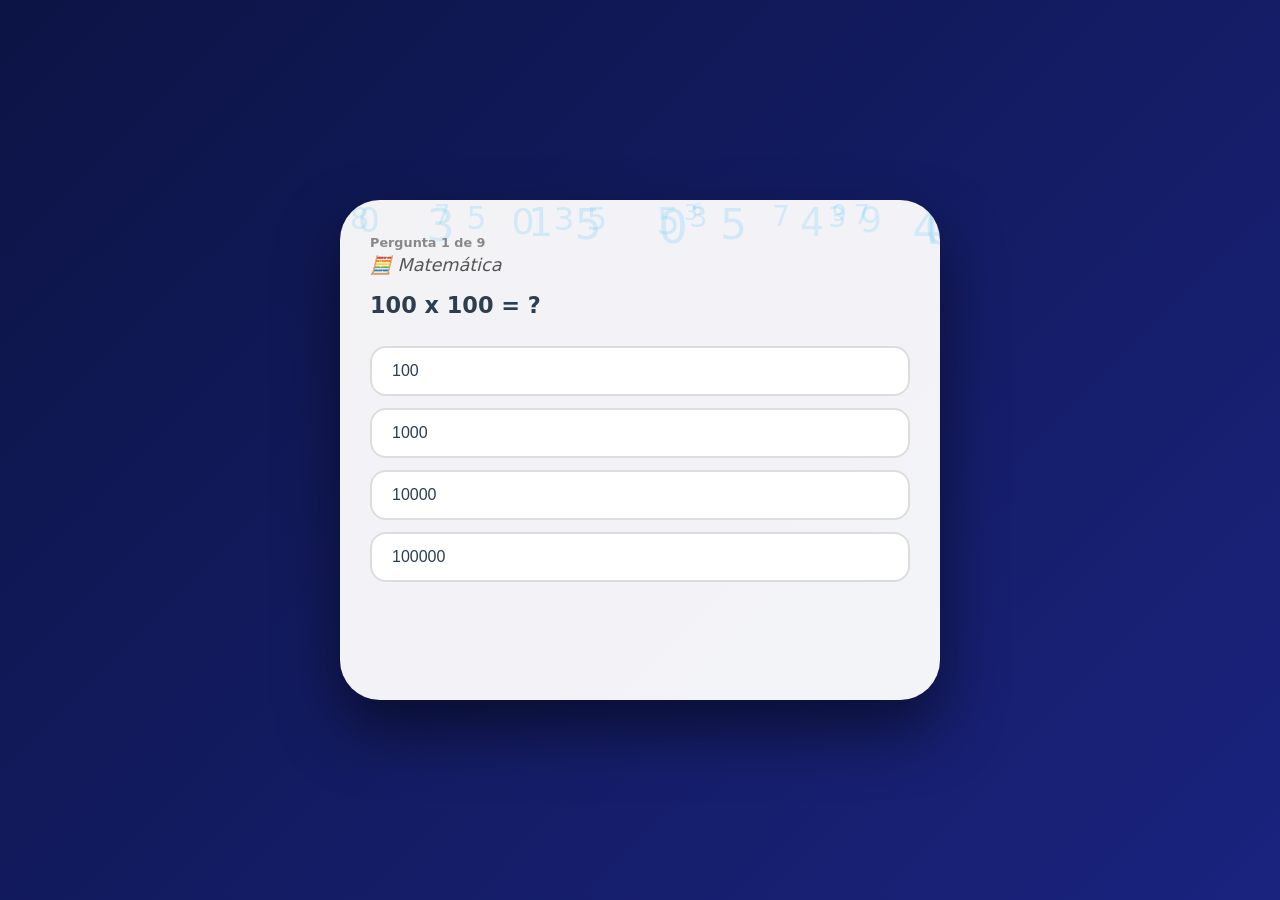
<file: surpresa.html>
<!DOCTYPE html>
<html lang="pt-br">
<head>
    <meta charset="UTF-8">
    <meta name="viewport" content="width=device-width, initial-scale=1.0, user-scalable=yes">
    <title>💕 Surpresa Especial</title>
    <style>
        * {
            margin: 0;
            padding: 0;
            box-sizing: border-box;
        }

        body {
            font-family: 'Segoe UI', 'Helvetica Neue', system-ui, sans-serif;
            min-height: 100vh;
            display: flex;
            align-items: center;
            justify-content: center;
            padding: 20px;
            overflow: hidden;
            background: #0a0a1a;
            transition: background 0.8s ease;
        }

        .container {
            width: 100%;
            max-width: 600px;
            min-height: 500px;
            background: rgba(255, 255, 255, 0.95);
            border-radius: 40px;
            padding: 35px 30px;
            box-shadow: 0 30px 60px rgba(0,0,0,0.5);
            position: relative;
            overflow: hidden;
            animation: fadeIn 0.6s ease;
        }

        @keyframes fadeIn {
            from { opacity: 0; transform: scale(0.95); }
            to { opacity: 1; transform: scale(1); }
        }

        @keyframes slideUp {
            from { opacity: 0; transform: translateY(30px); }
            to { opacity: 1; transform: translateY(0); }
        }

        .pergunta-container {
            animation: slideUp 0.5s ease;
            position: relative;
            z-index: 2;
        }

        .pergunta-numero {
            font-size: 0.8rem;
            color: #888;
            margin-bottom: 5px;
            font-weight: bold;
        }

        .pergunta-titulo {
            font-size: 1.1rem;
            color: #555;
            margin-bottom: 15px;
            font-style: italic;
        }

        .pergunta-texto {
            font-size: 1.4rem;
            font-weight: bold;
            color: #2c3e50;
            margin-bottom: 25px;
            line-height: 1.4;
        }

        .opcoes {
            display: flex;
            flex-direction: column;
            gap: 12px;
            margin: 20px 0;
        }

        .opcao-btn {
            padding: 14px 20px;
            border: 2px solid #ddd;
            border-radius: 16px;
            background: white;
            font-size: 1rem;
            cursor: pointer;
            transition: all 0.2s ease;
            text-align: left;
            font-weight: 500;
            color: #2c3e50;
        }

        .opcao-btn:hover {
            border-color: #9b59b6;
            background: #f8f0ff;
        }

        .opcao-btn:active {
            transform: scale(0.97);
        }

        .opcao-btn.certa {
            border-color: #27ae60;
            background: #eafaf1;
            color: #27ae60;
        }

        .opcao-btn.errada {
            border-color: #e74c3c;
            background: #fdedec;
            color: #e74c3c;
        }

        .opcao-btn:disabled {
            cursor: not-allowed;
            opacity: 0.7;
        }

        .campo-aberto {
            margin: 20px 0;
        }

        .campo-aberto textarea {
            width: 100%;
            padding: 15px;
            border-radius: 16px;
            border: 2px solid #ddd;
            font-size: 1rem;
            font-family: inherit;
            resize: vertical;
            min-height: 80px;
            transition: border 0.3s;
        }

        .campo-aberto textarea:focus {
            border-color: #9b59b6;
            outline: none;
        }

        .btn-enviar {
            padding: 12px 30px;
            border: none;
            border-radius: 30px;
            font-size: 1rem;
            font-weight: bold;
            cursor: pointer;
            transition: all 0.2s ease;
            margin-top: 10px;
            background: #9b59b6;
            color: white;
        }

        .btn-enviar:hover {
            background: #8e44ad;
            transform: scale(1.02);
        }

        .btn-enviar:active {
            transform: scale(0.96);
        }

        .mensagem-resultado {
            margin-top: 20px;
            padding: 20px;
            border-radius: 16px;
            background: #f8f0ff;
            font-size: 1.1rem;
            line-height: 1.6;
            color: #2c3e50;
            animation: slideUp 0.4s ease;
            border-left: 4px solid #9b59b6;
        }

        .btn-proximo {
            display: none;
            margin-top: 20px;
            padding: 14px 35px;
            border: none;
            border-radius: 30px;
            font-size: 1rem;
            font-weight: bold;
            cursor: pointer;
            background: linear-gradient(135deg, #9b59b6, #8e44ad);
            color: white;
            transition: all 0.2s ease;
        }

        .btn-proximo:hover {
            transform: scale(1.02);
            box-shadow: 0 5px 20px rgba(155, 89, 182, 0.4);
        }

        .btn-proximo:active {
            transform: scale(0.96);
        }

        .btn-proximo.visible {
            display: inline-block;
            animation: slideUp 0.4s ease;
        }

        .tela-suspense {
            text-align: center;
            padding: 40px 20px;
            animation: slideUp 0.8s ease;
        }

        .tela-suspense h2 {
            font-size: 2rem;
            color: #6c3483;
            margin-bottom: 20px;
        }

        .tela-suspense p {
            font-size: 1.2rem;
            color: #4a235a;
            line-height: 1.8;
            margin-bottom: 30px;
        }

        .tela-suspense .btn-suspense {
            padding: 16px 40px;
            border: none;
            border-radius: 40px;
            font-size: 1.2rem;
            font-weight: bold;
            cursor: pointer;
            background: linear-gradient(135deg, #6c3483, #4a235a);
            color: white;
            transition: all 0.3s ease;
        }

        .tela-suspense .btn-suspense:hover {
            transform: scale(1.05);
            box-shadow: 0 5px 30px rgba(108, 52, 131, 0.5);
        }

        .tela-pedido {
            text-align: center;
            padding: 30px 20px;
            animation: slideUp 0.6s ease;
        }

        .tela-pedido h2 {
            font-size: 1.8rem;
            color: #c0392b;
            margin-bottom: 20px;
        }

        .tela-pedido p {
            font-size: 1.1rem;
            color: #2c3e50;
            line-height: 1.8;
            margin-bottom: 30px;
        }

        .botoes-pedido {
            display: flex;
            gap: 20px;
            justify-content: center;
            flex-wrap: wrap;
        }

        .btn-pedido {
            padding: 16px 40px;
            border: none;
            border-radius: 50px;
            font-size: 1.2rem;
            font-weight: bold;
            cursor: pointer;
            transition: all 0.3s ease;
        }

        .btn-pedido-sim {
            background: linear-gradient(135deg, #e74c3c, #c0392b);
            color: white;
        }

        .btn-pedido-sim:hover {
            transform: scale(1.05);
            box-shadow: 0 5px 30px rgba(231, 76, 60, 0.5);
        }

        .btn-pedido-claro {
            background: linear-gradient(135deg, #e91e63, #ad1457);
            color: white;
        }

        .btn-pedido-claro:hover {
            transform: scale(1.05);
            box-shadow: 0 5px 30px rgba(233, 30, 99, 0.5);
        }

        .tela-final {
            text-align: center;
            padding: 40px 20px;
            animation: slideUp 0.6s ease;
        }

        .tela-final h1 {
            font-size: 2.5rem;
            color: #c0392b;
            margin-bottom: 15px;
        }

        .tela-final p {
            font-size: 1.3rem;
            color: #2c3e50;
            line-height: 1.8;
        }

        .bg-effect {
            position: absolute;
            top: 0;
            left: 0;
            width: 100%;
            height: 100%;
            pointer-events: none;
            z-index: 0;
            overflow: hidden;
        }

        .bg-effect .particle {
            position: absolute;
            opacity: 0.2;
            font-size: 1.5rem;
            animation: floatParticle 8s infinite linear;
        }

        @keyframes floatParticle {
            0% { transform: translateY(100%) rotate(0deg); opacity: 0; }
            10% { opacity: 0.2; }
            90% { opacity: 0.2; }
            100% { transform: translateY(-100%) rotate(720deg); opacity: 0; }
        }

        .heart-rain {
            position: fixed;
            top: 0;
            left: 0;
            width: 100%;
            height: 100%;
            pointer-events: none;
            z-index: 9999;
            overflow: hidden;
        }

        .heart-rain .heart {
            position: absolute;
            font-size: 2rem;
            animation: heartFall linear forwards;
            color: #e74c3c;
        }

        @keyframes heartFall {
            0% { transform: translateY(-20px) rotate(0deg); opacity: 1; }
            100% { transform: translateY(100vh) rotate(720deg); opacity: 0; }
        }

        .confetti-container {
            position: fixed;
            top: 0;
            left: 0;
            width: 100%;
            height: 100%;
            pointer-events: none;
            z-index: 9998;
            overflow: hidden;
        }

        .confetti {
            position: absolute;
            width: 10px;
            height: 10px;
            animation: confettiFall linear forwards;
        }

        @keyframes confettiFall {
            0% { transform: translateY(-20px) rotate(0deg); opacity: 1; }
            100% { transform: translateY(100vh) rotate(720deg); opacity: 0; }
        }

        .hidden {
            display: none !important;
        }

        @media (max-width: 480px) {
            .container {
                padding: 25px 20px;
                min-height: 400px;
            }
            .pergunta-texto {
                font-size: 1.1rem;
            }
            .opcao-btn {
                padding: 12px 16px;
                font-size: 0.9rem;
            }
            .tela-pedido h2 {
                font-size: 1.4rem;
            }
            .btn-pedido {
                padding: 14px 30px;
                font-size: 1rem;
            }
            .tela-suspense h2 {
                font-size: 1.5rem;
            }
        }
    </style>
</head>
<body>

<div class="container" id="container">
    <div class="bg-effect" id="bgEffect"></div>
    <div id="conteudo"></div>
</div>

<div class="heart-rain" id="heartRain"></div>
<div class="confetti-container" id="confettiContainer"></div>

<script>
    const perguntas = [
        {
            id: 1,
            titulo: "🧮 Matemática",
            pergunta: "100 x 100 = ?",
            tipo: "opcoes",
            opcoes: ["100", "1000", "10000", "100000"],
            respostaCorreta: "10000",
            mensagem: "Acertou! Mas nem o maior número do universo pode medir o meu amor por você. 💫",
            corFundo: "linear-gradient(135deg, #0c1445, #1a237e)",
            efeito: "numeros"
        },
        {
            id: 2,
            titulo: "📐 Geometria",
            pergunta: "Qual o símbolo geométrico mais resistente?",
            tipo: "opcoes",
            opcoes: ["Triângulo", "Quadrado", "Círculo", "Hexágono"],
            respostaCorreta: "Triângulo",
            mensagem: "Pode até ser... mas ainda assim não é tão forte quanto o nosso amor. 🔺",
            corFundo: "linear-gradient(135deg, #0a0a0a, #1a1a2e)",
            efeito: "geometria"
        },
        {
            id: 3,
            titulo: "🌍 Geografia",
            pergunta: "Qual a distância entre a Terra e o Sol?",
            tipo: "opcoes",
            opcoes: ["50 milhões km", "100 milhões km", "150 milhões km", "200 milhões km"],
            respostaCorreta: "150 milhões km",
            mensagem: "Deve ser eu acho... Mas mesmo essa distância enorme é pequena perto do quanto eu penso em você. 🌍",
            corFundo: "linear-gradient(135deg, #0d47a1, #1565c0)",
            efeito: "globo"
        },
        {
            id: 4,
            titulo: "🌸 Flores",
            pergunta: "Qual a flor mais bela do mundo?",
            tipo: "opcoes",
            opcoes: ["Orquídea", "Lírio", "Rosas", "Girassóis"],
            respostaCorreta: "nenhuma",
            mensagem: "A flor mais bela é você — uma flor tão rara que nem os jardins mais antigos do mundo já viram igual. 🌸",
            corFundo: "linear-gradient(180deg, #0d47a1 0%, #4caf50 40%, #81c784 100%)",
            efeito: "petalas"
        },
        {
            id: 5,
            titulo: "🌅 Pôr do Sol",
            pergunta: "Onde fica o pôr do sol mais bonito do mundo?",
            tipo: "aberta",
            mensagem: "O pôr do sol mais bonito é o que reflete nos seus olhos quando você sorri. 🌅",
            corFundo: "linear-gradient(135deg, #ff6f00, #ff8f00, #ff6f00)",
            efeito: "raios"
        },
        {
            id: 6,
            titulo: "⭐ Estrelas",
            pergunta: "Qual a estrela mais brilhante do céu?",
            tipo: "opcoes",
            opcoes: ["Sirius", "Vênus", "Estrela Polar", "Betelgeuse"],
            respostaCorreta: "nenhuma",
            mensagem: "A estrela mais brilhante é você, iluminando meu mundo mesmo nos dias mais escuros. ⭐",
            corFundo: "linear-gradient(135deg, #0a0a2e, #1a1a4e)",
            efeito: "estrelas"
        },
        {
            id: 7,
            titulo: "📚 Matérias da Escola",
            pergunta: "Qual matéria escolar é a mais importante?",
            tipo: "aberta",
            mensagem: "A matéria mais importante é você, e eu quero estudar ela a vida inteira. 📚",
            corFundo: "linear-gradient(135deg, #1b5e20, #2e7d32, #1b5e20)",
            efeito: "giz"
        },
        {
            id: 8,
            titulo: "⚡ Harry Potter",
            pergunta: "Qual a bruxa mais linda de toda a ficção?",
            tipo: "aberta",
            mensagem: "Nem a magia mais poderosa do mundo criaria alguém tão linda quanto você. ⚡",
            corFundo: "linear-gradient(135deg, #1a0a2e, #4a1a6e, #1a0a2e)",
            efeito: "varinha"
        },
        {
            id: 9,
            titulo: "💭 A Pergunta do Coração",
            pergunta: "Se você pudesse descrever o que sente por mim em uma palavra, qual seria?",
            tipo: "aberta",
            mensagem: "💕 Eu amo você! 💕",
            corFundo: "linear-gradient(135deg, #e91e63, #9b59b6)",
            efeito: "coracoes"
        }
    ];

    let perguntaAtual = 0;

    function criarEfeito(efeito) {
        const bg = document.getElementById('bgEffect');
        bg.innerHTML = '';

        const emojis = {
            numeros: ['0','1','2','3','4','5','6','7','8','9'],
            geometria: ['△','□','○','⬡'],
            globo: ['🌍','🌎','🌏'],
            petalas: ['🌸','🌺','🌷','🌹'],
            raios: ['☀️','🌅','✨'],
            estrelas: ['⭐','✨','🌟'],
            giz: ['✏️','📐','📚'],
            varinha: ['⚡','✨','🌟','🪄'],
            coracoes: ['❤️','💕','💗','💖','💘']
        };

        const lista = emojis[efeito] || ['✨'];
        const cores = ['#e74c3c','#f39c12','#2ecc71','#3498db','#9b59b6','#e91e63','#ff6f00','#00bcd4'];

        for (let i = 0; i < 25; i++) {
            const el = document.createElement('span');
            el.className = 'particle';
            el.textContent = lista[Math.floor(Math.random() * lista.length)];
            el.style.left = Math.random() * 100 + '%';
            el.style.animationDuration = (4 + Math.random() * 5) + 's';
            el.style.animationDelay = (Math.random() * 5) + 's';
            el.style.fontSize = (1 + Math.random() * 2) + 'rem';
            if (efeito === 'numeros') el.style.color = '#4fc3f7';
            else if (efeito === 'estrelas' || efeito === 'varinha') el.style.color = '#ffd700';
            else if (efeito === 'coracoes') el.style.color = '#e74c3c';
            else el.style.color = cores[Math.floor(Math.random() * cores.length)];
            bg.appendChild(el);
        }
    }

    function chuvaDeCoracoes() {
        const container = document.getElementById('heartRain');
        const hearts = ['❤️','💕','💗','💖','💘','♥️'];
        for (let i = 0; i < 50; i++) {
            setTimeout(() => {
                const heart = document.createElement('div');
                heart.className = 'heart';
                heart.textContent = hearts[Math.floor(Math.random() * hearts.length)];
                heart.style.left = Math.random() * 100 + '%';
                heart.style.fontSize = (1 + Math.random() * 2.5) + 'rem';
                heart.style.animationDuration = (2 + Math.random() * 3) + 's';
                container.appendChild(heart);
                setTimeout(() => heart.remove(), 5000);
            }, i * 80);
        }
    }

    function confetes() {
        const container = document.getElementById('confettiContainer');
        const cores = ['#e74c3c','#f39c12','#2ecc71','#3498db','#9b59b6','#e91e63','#ff6f00','#00bcd4'];
        for (let i = 0; i < 80; i++) {
            setTimeout(() => {
                const confetti = document.createElement('div');
                confetti.className = 'confetti';
                confetti.style.left = Math.random() * 100 + '%';
                confetti.style.width = (5 + Math.random() * 10) + 'px';
                confetti.style.height = (5 + Math.random() * 10) + 'px';
                confetti.style.background = cores[Math.floor(Math.random() * cores.length)];
                confetti.style.borderRadius = Math.random() > 0.5 ? '50%' : '2px';
                confetti.style.animationDuration = (2 + Math.random() * 3) + 's';
                container.appendChild(confetti);
                setTimeout(() => confetti.remove(), 5000);
            }, i * 50);
        }
    }

    function renderizarPergunta(index) {
        const p = perguntas[index];
        const conteudo = document.getElementById('conteudo');

        document.body.style.background = p.corFundo;
        criarEfeito(p.efeito);

        let html = `<div class="pergunta-container">`;
        html += `<div class="pergunta-numero">Pergunta ${p.id} de ${perguntas.length}</div>`;
        html += `<div class="pergunta-titulo">${p.titulo}</div>`;
        html += `<div class="pergunta-texto">${p.pergunta}</div>`;

        if (p.tipo === 'opcoes') {
            html += `<div class="opcoes" id="opcoes">`;
            p.opcoes.forEach((opcao) => {
                html += `<button class="opcao-btn" data-opcao="${opcao}">${opcao}</button>`;
            });
            html += `</div>`;
            html += `<div id="resultado"></div>`;
            html += `<button class="btn-proximo" id="btnProximo">Próxima pergunta ➜</button>`;
        } else {
            html += `<div class="campo-aberto">`;
            html += `<textarea id="respostaAberta" placeholder="Digite sua resposta aqui..."></textarea>`;
            html += `<button class="btn-enviar" id="btnEnviarAberta">💕 Enviar resposta</button>`;
            html += `</div>`;
            html += `<div id="resultado"></div>`;
            html += `<button class="btn-proximo" id="btnProximo">Próxima pergunta ➜</button>`;
        }

        html += `</div>`;
        conteudo.innerHTML = html;

        if (p.tipo === 'opcoes') {
            const botoes = document.querySelectorAll('.opcao-btn');
            const btnProximo = document.getElementById('btnProximo');

            botoes.forEach(btn => {
                btn.addEventListener('click', function() {
                    if (this.disabled) return;
                    const opcao = this.getAttribute('data-opcao');
                    const resultadoDiv = document.getElementById('resultado');
                    
                    botoes.forEach(b => b.disabled = true);

                    if (p.respostaCorreta === 'nenhuma') {
                        this.classList.add('errada');
                        resultadoDiv.innerHTML = `<div class="mensagem-resultado">${p.mensagem}</div>`;
                    } else if (opcao === p.respostaCorreta) {
                        this.classList.add('certa');
                        resultadoDiv.innerHTML = `<div class="mensagem-resultado">${p.mensagem}</div>`;
                    } else {
                        this.classList.add('errada');
                        botoes.forEach(b => {
                            if (b.getAttribute('data-opcao') === p.respostaCorreta) {
                                b.classList.add('certa');
                            }
                        });
                        resultadoDiv.innerHTML = `<div class="mensagem-resultado">${p.mensagem}</div>`;
                    }

                    btnProximo.classList.add('visible');
                });
            });

            btnProximo.addEventListener('click', function() {
                if (index < perguntas.length - 1) {
                    perguntaAtual++;
                    renderizarPergunta(perguntaAtual);
                } else {
                    mostrarSuspense();
                }
            });
        } else {
            const btnEnviar = document.getElementById('btnEnviarAberta');
            const textarea = document.getElementById('respostaAberta');
            const resultadoDiv = document.getElementById('resultado');
            const btnProximo = document.getElementById('btnProximo');

            btnEnviar.addEventListener('click', function() {
                const resposta = textarea.value.trim();
                if (!resposta) {
                    alert('💕 Escreva sua resposta primeiro!');
                    return;
                }

                resultadoDiv.innerHTML = `<div class="mensagem-resultado">${p.mensagem}</div>`;
                textarea.disabled = true;
                btnEnviar.disabled = true;
                btnProximo.classList.add('visible');
            });

            btnProximo.addEventListener('click', function() {
                if (index < perguntas.length - 1) {
                    perguntaAtual++;
                    renderizarPergunta(perguntaAtual);
                } else {
                    mostrarSuspense();
                }
            });
        }
    }

    function mostrarSuspense() {
        document.body.style.background = 'linear-gradient(135deg, #0a0a0a, #1a0a2e, #0a0a0a)';
        document.getElementById('bgEffect').innerHTML = '';

        const conteudo = document.getElementById('conteudo');
        conteudo.innerHTML = `
            <div class="tela-suspense">
                <h2>🌙 Lara...</h2>
                <p>
                    Você respondeu tudo.<br>
                    Mas ainda tem uma última pergunta...<br><br>
                    <strong style="font-size:1.4rem; color:#8e44ad;">Sem pressão, só quero saber o que você deseja.</strong><br><br>
                    Você está pronta? 💫
                </p>
                <button class="btn-suspense" id="btnSuspense">Estou pronta 💜</button>
            </div>
        `;

        document.getElementById('btnSuspense').addEventListener('click', mostrarPedido);
    }

    function mostrarPedido() {
        document.body.style.background = 'linear-gradient(135deg, #e74c3c, #c0392b, #e74c3c)';
        document.getElementById('bgEffect').innerHTML = '';

        const conteudo = document.getElementById('conteudo');
        conteudo.innerHTML = `
            <div class="tela-pedido">
                <h2>💕 Lara 💕</h2>
                <p>
                    Depois da matemática, da geografia, das flores,<br>
                    das estrelas, de Harry Potter e de todas as perguntas do mundo...<br><br>
                    <strong style="font-size:1.3rem;">A pergunta que mais importa.</strong>
                </p>
                <p style="font-size:1.5rem; font-weight:bold; color:#c0392b; margin:20px 0;">
                    Você quer namorar comigo?
                </p>
                <div class="botoes-pedido">
                    <button class="btn-pedido btn-pedido-sim" id="btnSim">💖 Não, só amizade</button>
                    <button class="btn-pedido btn-pedido-claro" id="btnClaro">💕 CLARO QUE SIM</button>
                </div>
            </div>
        `;

        document.getElementById('btnSim').addEventListener('click', mostrarFinal);
        document.getElementById('btnClaro').addEventListener('click', mostrarFinal);
    }

    function mostrarFinal() {
        chuvaDeCoracoes();
        confetes();

        document.body.style.background = 'linear-gradient(135deg, #f9d423, #ff4e50)';

        const conteudo = document.getElementById('conteudo');
        conteudo.innerHTML = `
            <div class="tela-final">
                <h1>💕 EU SOU A PESSOA MAIS FELIZ DO MUNDO! 💕</h1>
                <p style="font-size:2rem; margin:20px 0;">🥰</p>
                <p>Você acabou de fazer meu coração explodir de alegria! ❤️</p>
                <p style="margin-top:20px; font-size:1.2rem; color:#6c3483;">
                    Prometo ser seu parceiro, seu amigo, seu apoio e seu amor para sempre. 💫
                </p>
                <p style="margin-top:30px; font-size:1rem; color:#888;">
                    🎉 Serei para sempre seu, do modo que você desejar 🎉
                </p>
            </div>
        `;
    }

    // INICIAR
    renderizarPergunta(0);
</script>
</body>
</html>
</file>
<file: estilo-global.css>
/* ============================================
   ESTILO GLOBAL - LUGAR SEGURO
   Todas as páginas vão compartilhar isso
   ============================================ */

* {
    margin: 0;
    padding: 0;
    box-sizing: border-box;
    user-select: none; /* Evita seleção de texto ao tocar rápido */
}

body {
    min-height: 100vh;
    background: linear-gradient(135deg, #e74c3c 0%, #3b5998 100%);
    font-family: 'Segoe UI', 'Helvetica Neue', system-ui, -apple-system, sans-serif;
    padding: 20px;
}

/* Container principal */
.container {
    max-width: 600px;
    margin: 0 auto;
    background: rgba(255, 255, 255, 0.1);
    backdrop-filter: blur(10px);
    border-radius: 30px;
    padding: 30px 20px;
    min-height: 80vh;
    box-shadow: 0 20px 40px rgba(0,0,0,0.2);
}

/* Títulos */
h1 {
    color: white;
    text-align: center;
    margin-bottom: 20px;
    font-size: 2rem;
    text-shadow: 2px 2px 4px rgba(0,0,0,0.3);
}

h2 {
    color: #fff5e6;
    margin: 20px 0 10px 0;
    font-size: 1.4rem;
    border-left: 4px solid #ffd966;
    padding-left: 15px;
}

/* Botão padrão (voltar, salvar, etc) */
.btn {
    display: inline-block;
    padding: 12px 24px;
    border: none;
    border-radius: 60px;
    font-size: 1rem;
    font-weight: bold;
    cursor: pointer;
    background: rgba(255, 255, 255, 0.95);
    box-shadow: 0 4px 12px rgba(0,0,0,0.15);
    transition: all 0.2s ease;
    text-align: center;
    font-family: inherit;
    color: #2c3e50;
    text-decoration: none;
    margin: 5px;
}

.btn:active {
    transform: scale(0.96);
}

.btn-voltar {
    background: rgba(255,255,255,0.9);
    color: #e74c3c;
    margin-bottom: 20px;
}

.btn-salvar {
    background: #27ae60;
    color: white;
}

/* Cards/Itens de lista */
.card-item {
    background: rgba(255, 255, 255, 0.95);
    border-radius: 15px;
    padding: 15px;
    margin: 10px 0;
    display: flex;
    justify-content: space-between;
    align-items: center;
    box-shadow: 0 2px 8px rgba(0,0,0,0.1);
}

/* Prioridades (para página de conversas) */
.prioridade-alta {
    border-left: 5px solid #e74c3c;
    background: rgba(231, 76, 60, 0.1);
}

.prioridade-media {
    border-left: 5px solid #f39c12;
    background: rgba(243, 156, 18, 0.1);
}

.prioridade-baixa {
    border-left: 5px solid #27ae60;
    background: rgba(39, 174, 96, 0.1);
}

.botao-prioridade {
    padding: 5px 10px;
    margin: 0 3px;
    border-radius: 20px;
    border: none;
    cursor: pointer;
    font-size: 0.8rem;
}

.botao-resolvido {
    background: #27ae60;
    color: white;
    padding: 8px 15px;
    border-radius: 20px;
    border: none;
    cursor: pointer;
}

.texto-riscado {
    text-decoration: line-through;
    opacity: 0.6;
}

/* Área de texto (para frustrações) */
textarea {
    width: 100%;
    padding: 15px;
    border-radius: 15px;
    border: none;
    font-family: inherit;
    font-size: 1rem;
    margin: 10px 0;
    resize: vertical;
    background: rgba(255,255,240,0.95);
}

/* Mensagem do dia */
.mensagem-dia {
    background: rgba(255, 255, 255, 0.95);
    border-radius: 25px;
    padding: 30px;
    text-align: center;
    font-size: 1.3rem;
    line-height: 1.6;
    color: #2c3e50;
    margin: 30px 0;
    box-shadow: 0 8px 20px rgba(0,0,0,0.2);
}

/* Galeria de fotos (bons momentos) */
.galeria {
    display: grid;
    grid-template-columns: repeat(auto-fill, minmax(150px, 1fr));
    gap: 15px;
    margin: 20px 0;
}

.foto-item {
    background: rgba(255,255,255,0.95);
    border-radius: 15px;
    padding: 10px;
    text-align: center;
    cursor: pointer;
    transition: transform 0.2s;
}

.foto-item:active {
    transform: scale(0.95);
}

/* Responsivo para celular */
@media (max-width: 480px) {
    .container {
        padding: 20px 15px;
    }
    
    h1 {
        font-size: 1.5rem;
    }
    
    .btn {
        padding: 10px 18px;
        font-size: 0.9rem;
    }
    
    .mensagem-dia {
        font-size: 1.1rem;
        padding: 20px;
    }
    
    .galeria {
        grid-template-columns: 1fr;
    }
}

/* Animações suaves */
@keyframes fadeIn {
    from {
        opacity: 0;
        transform: translateY(20px);
    }
    to {
        opacity: 1;
        transform: translateY(0);
    }
}

.fade-in {
    animation: fadeIn 0.5s ease;
}
</file>
